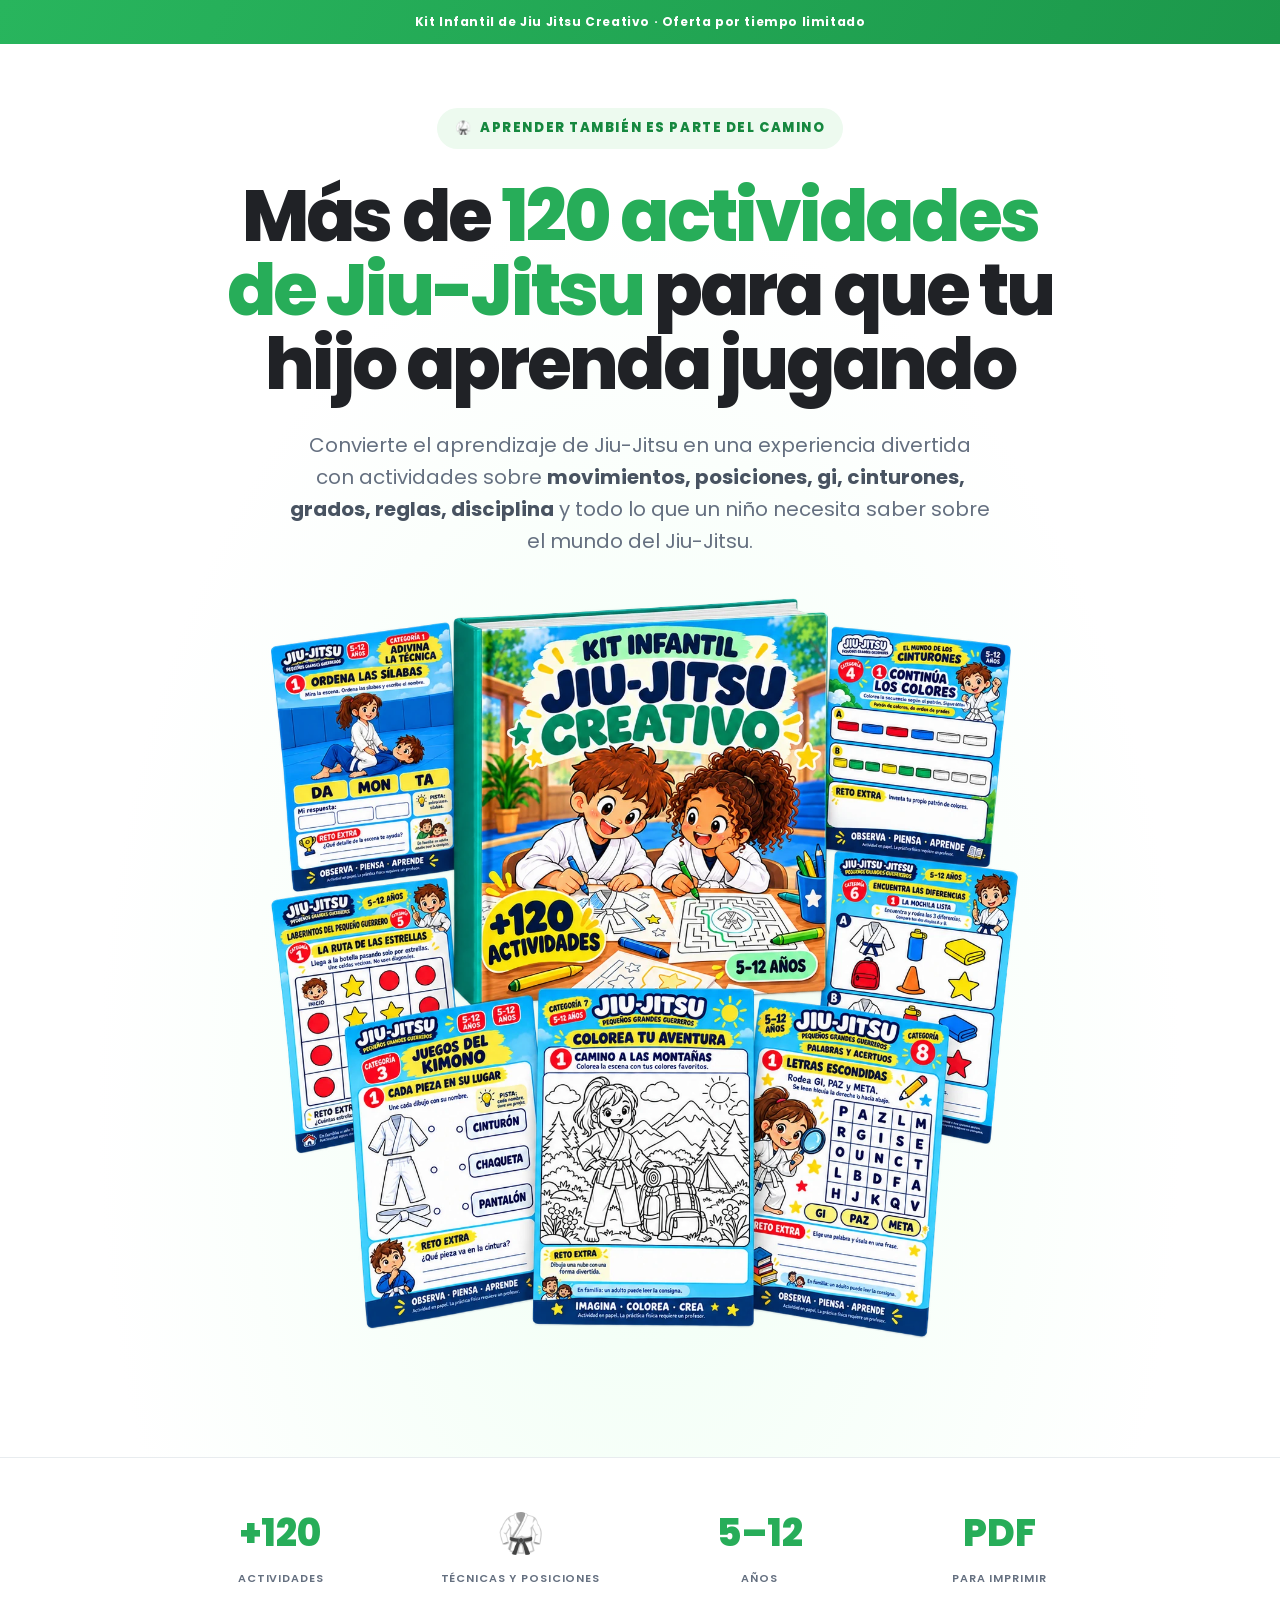
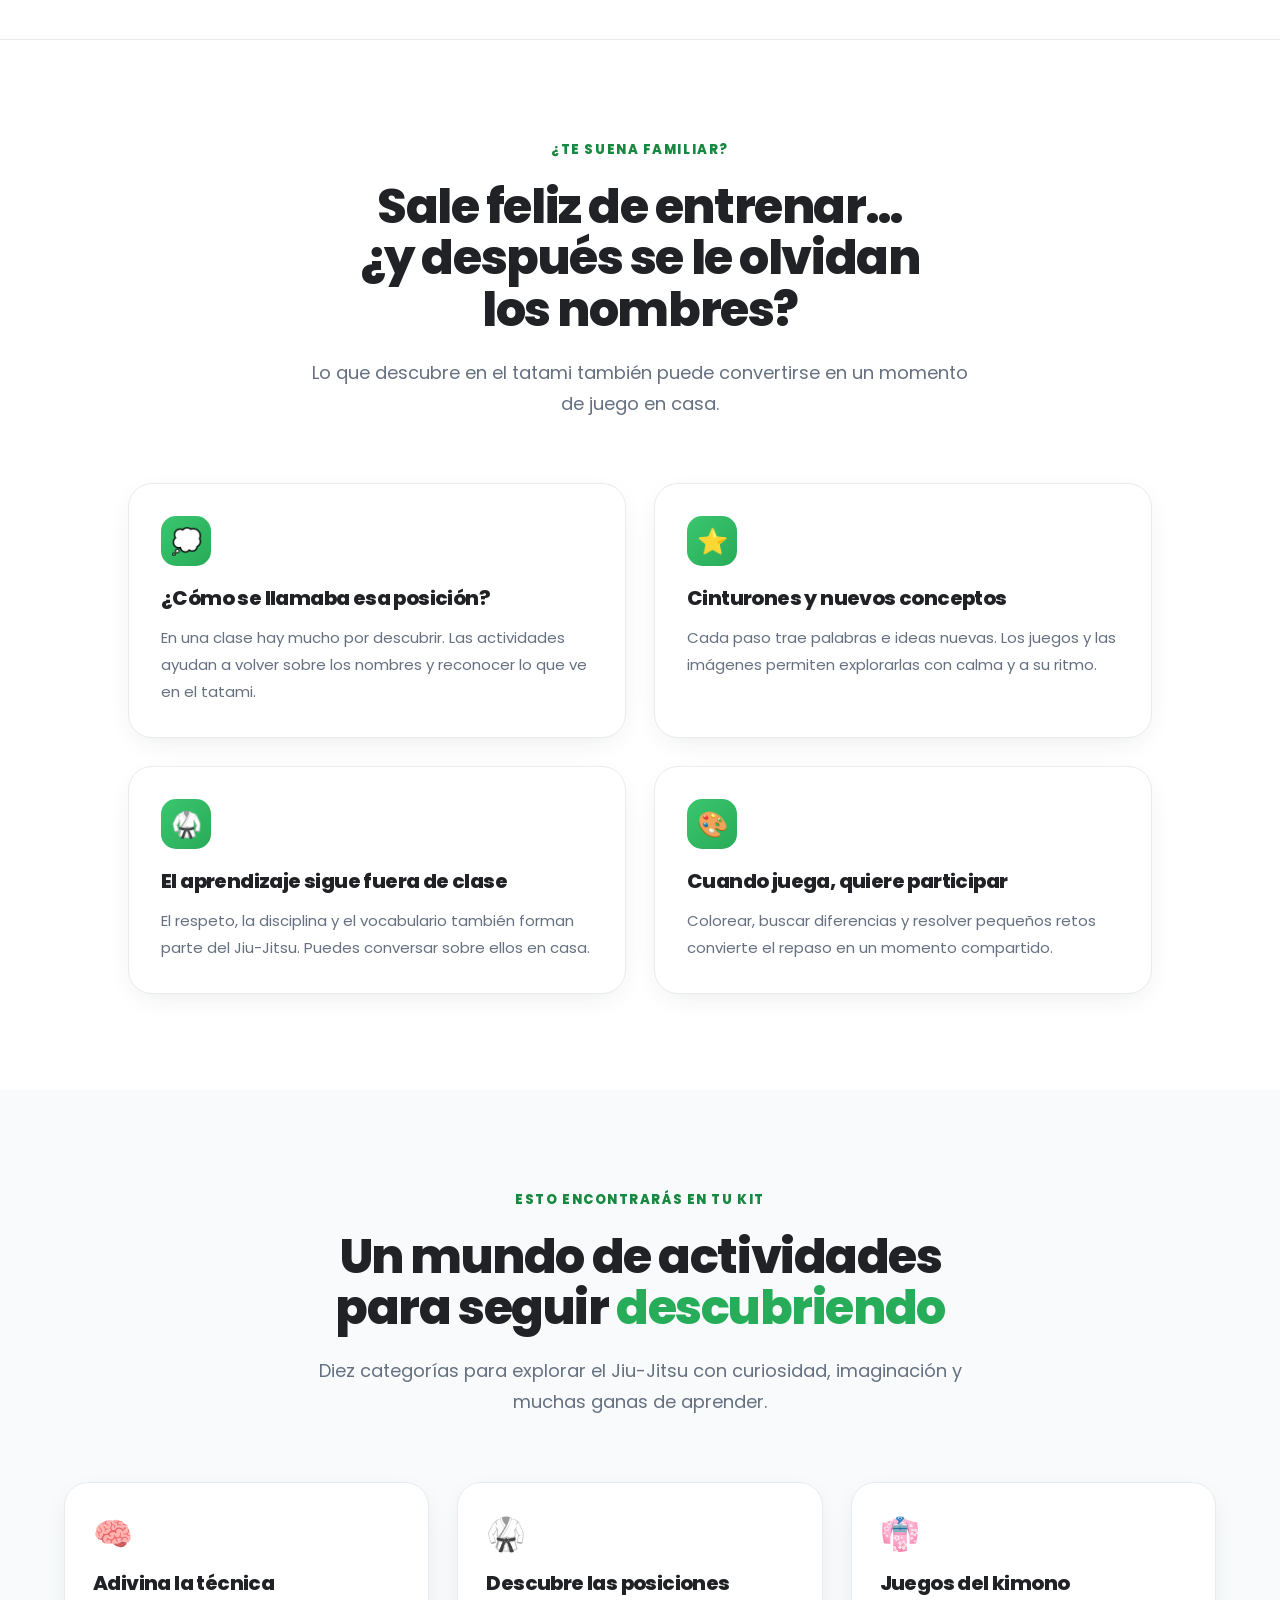
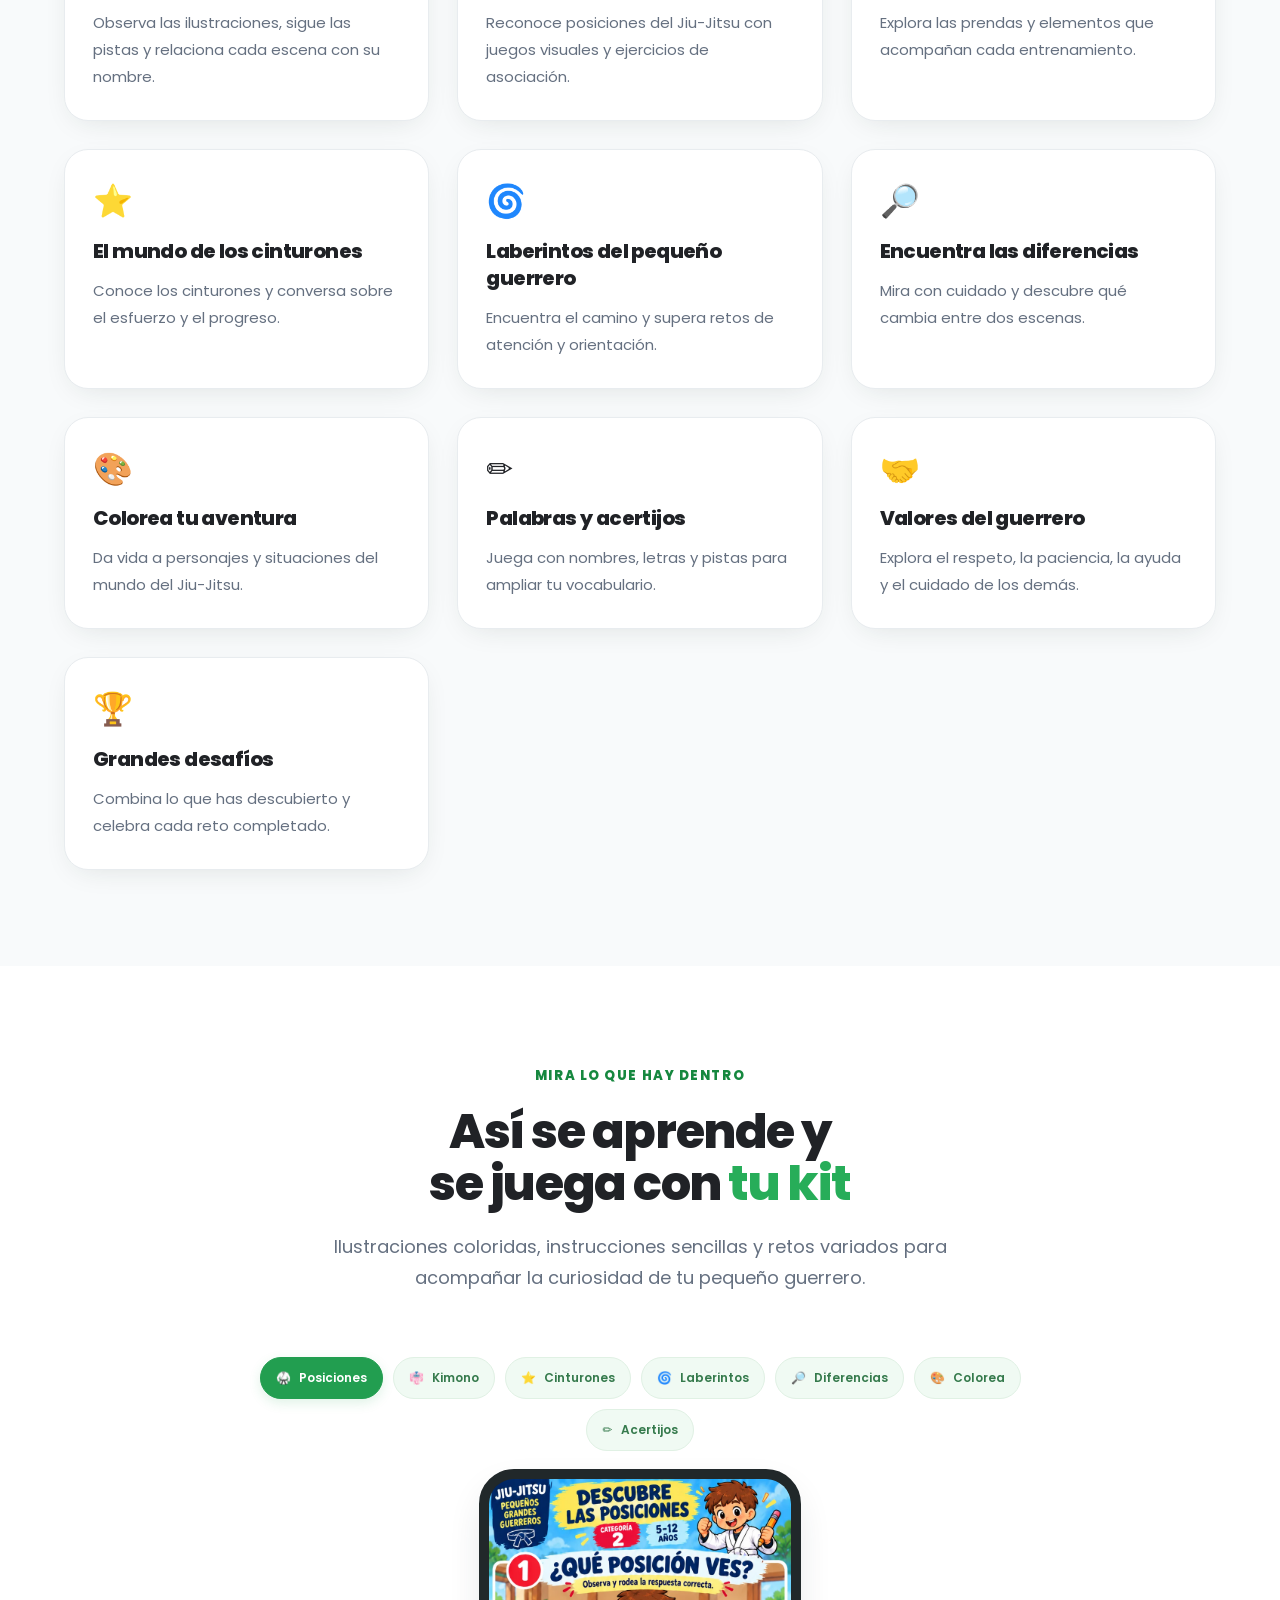
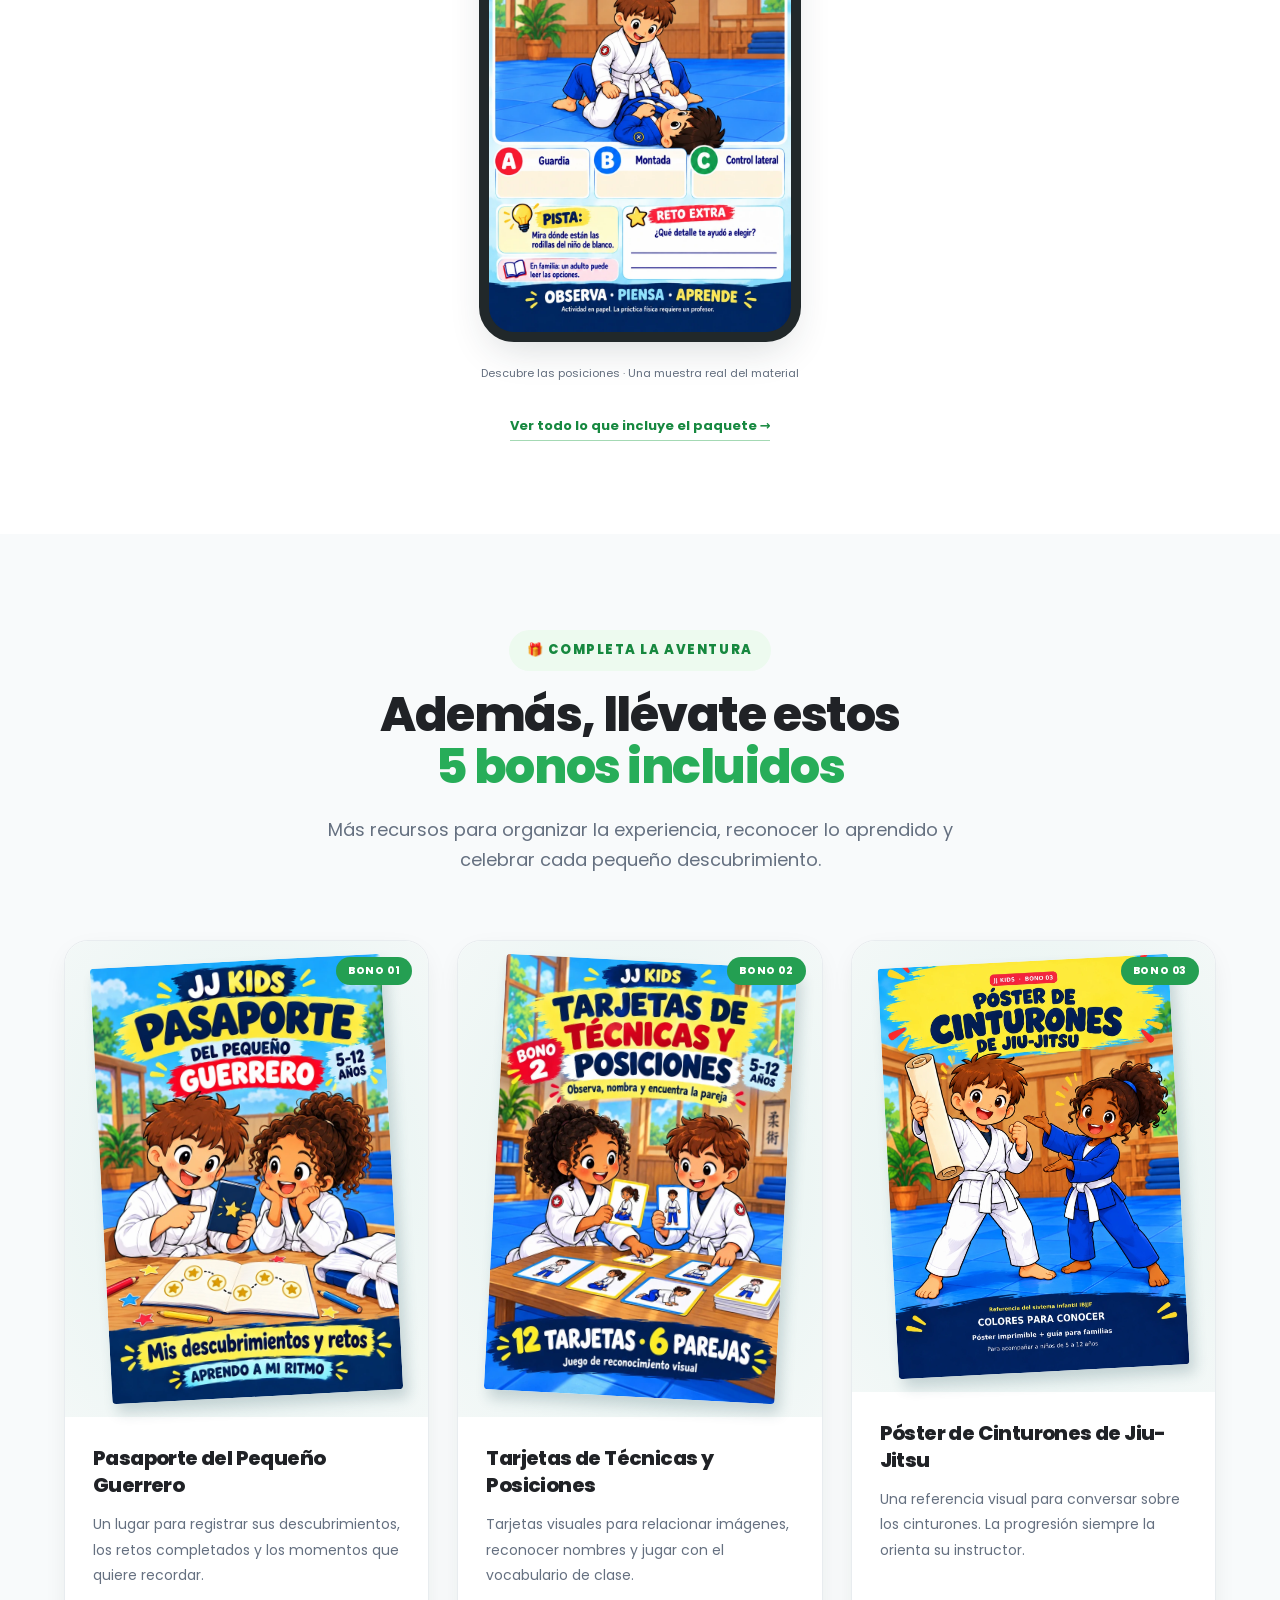
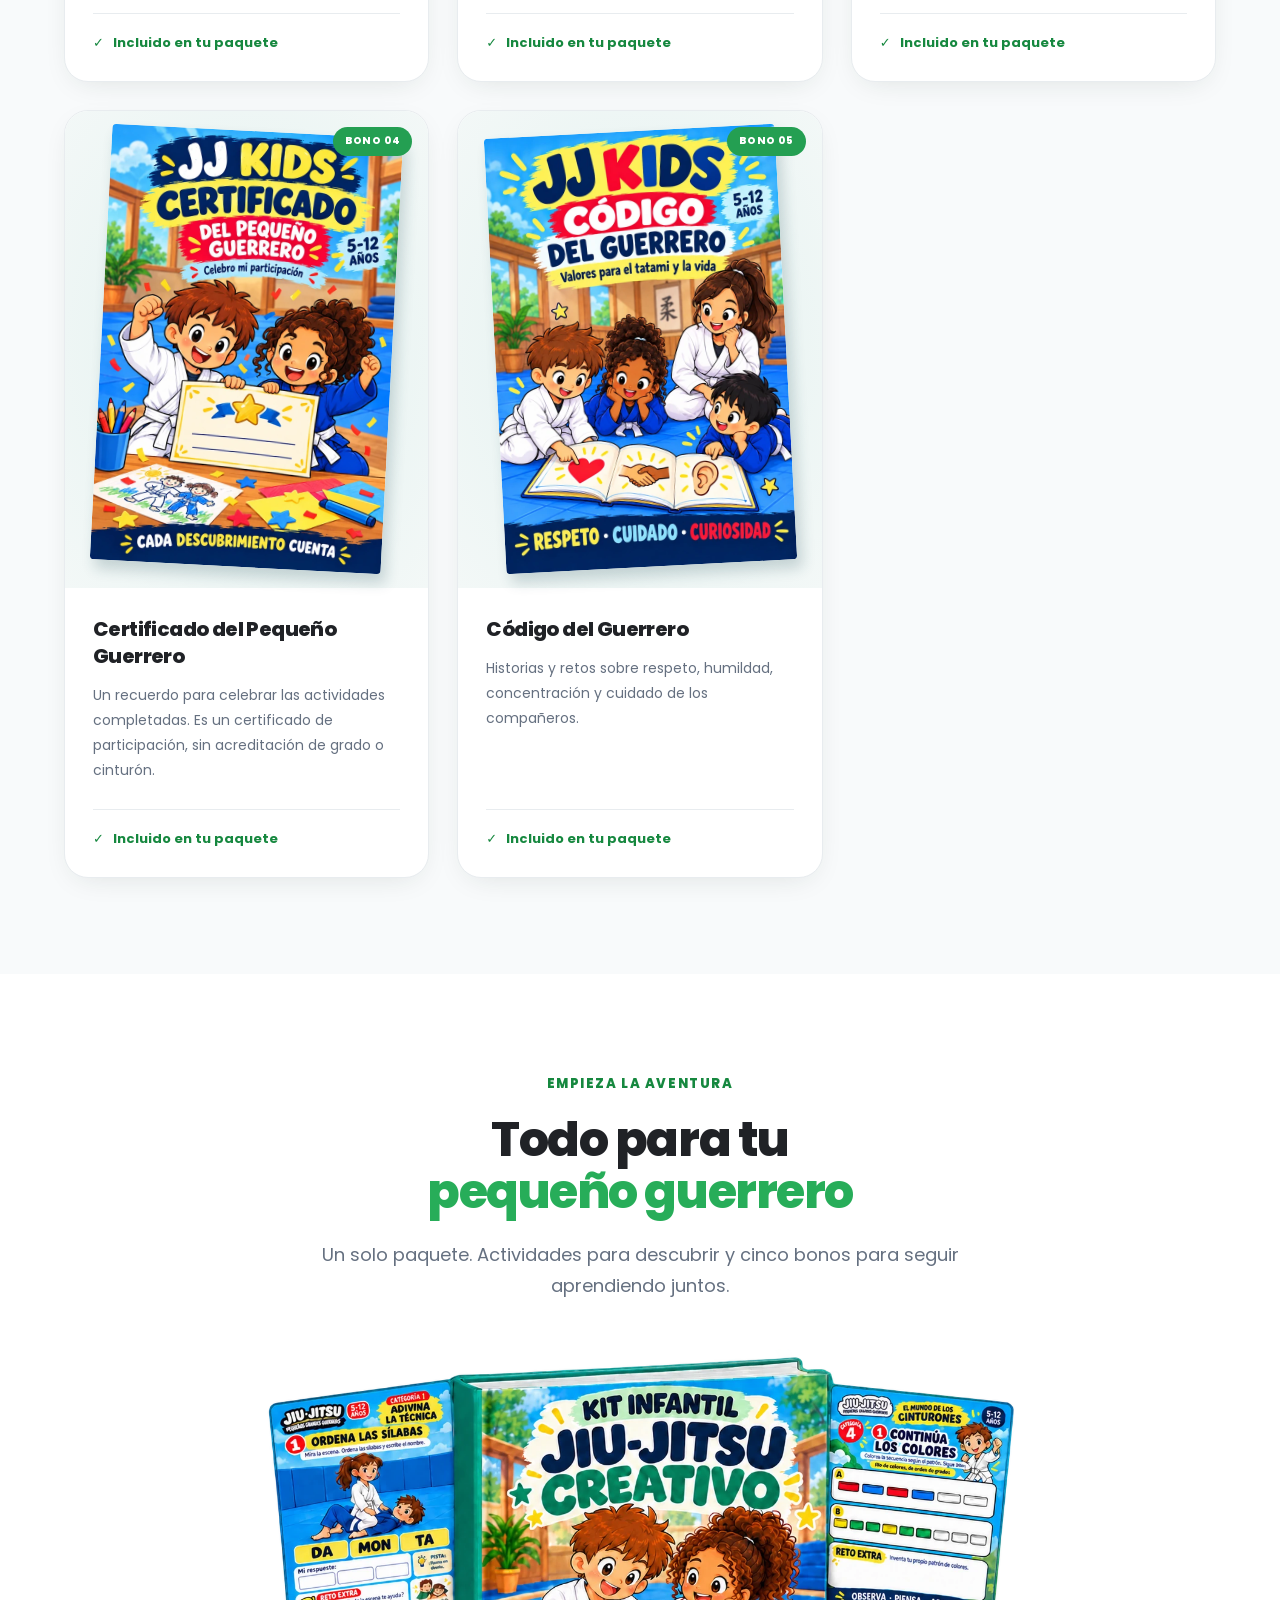
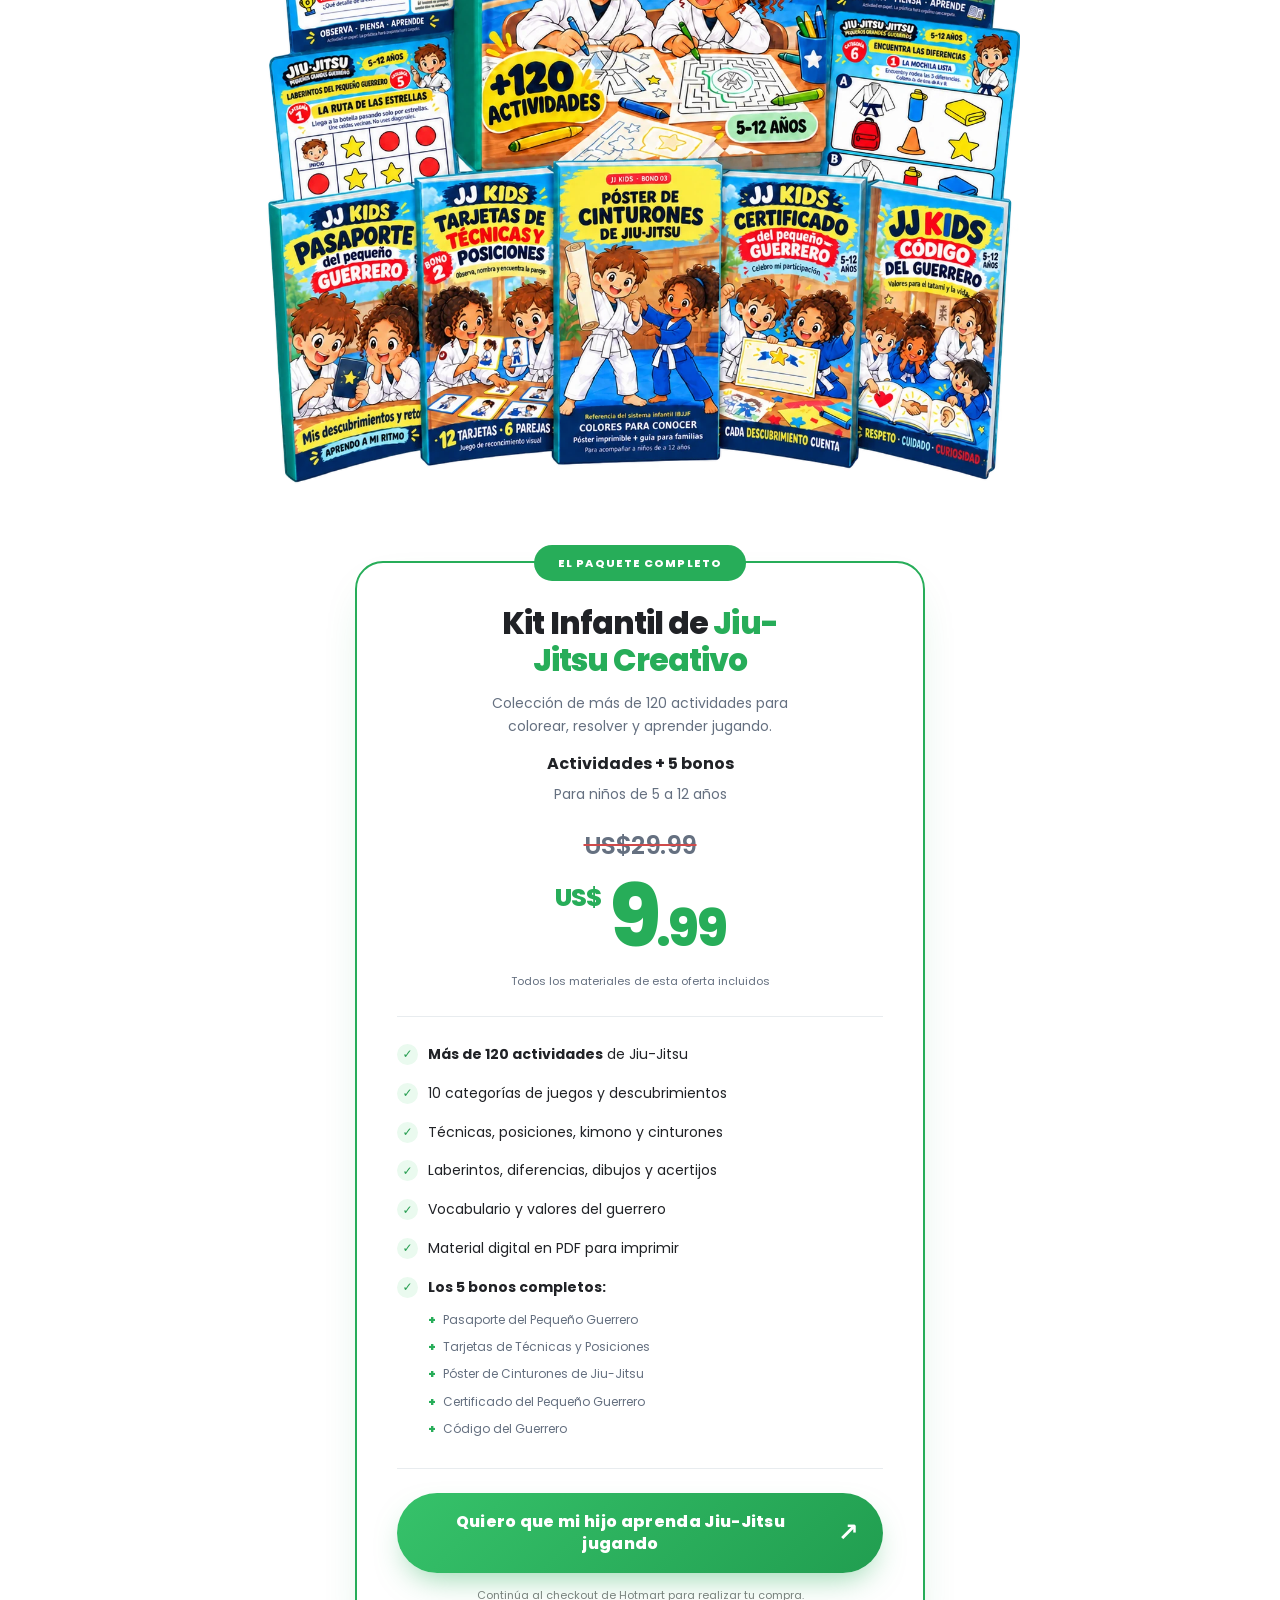
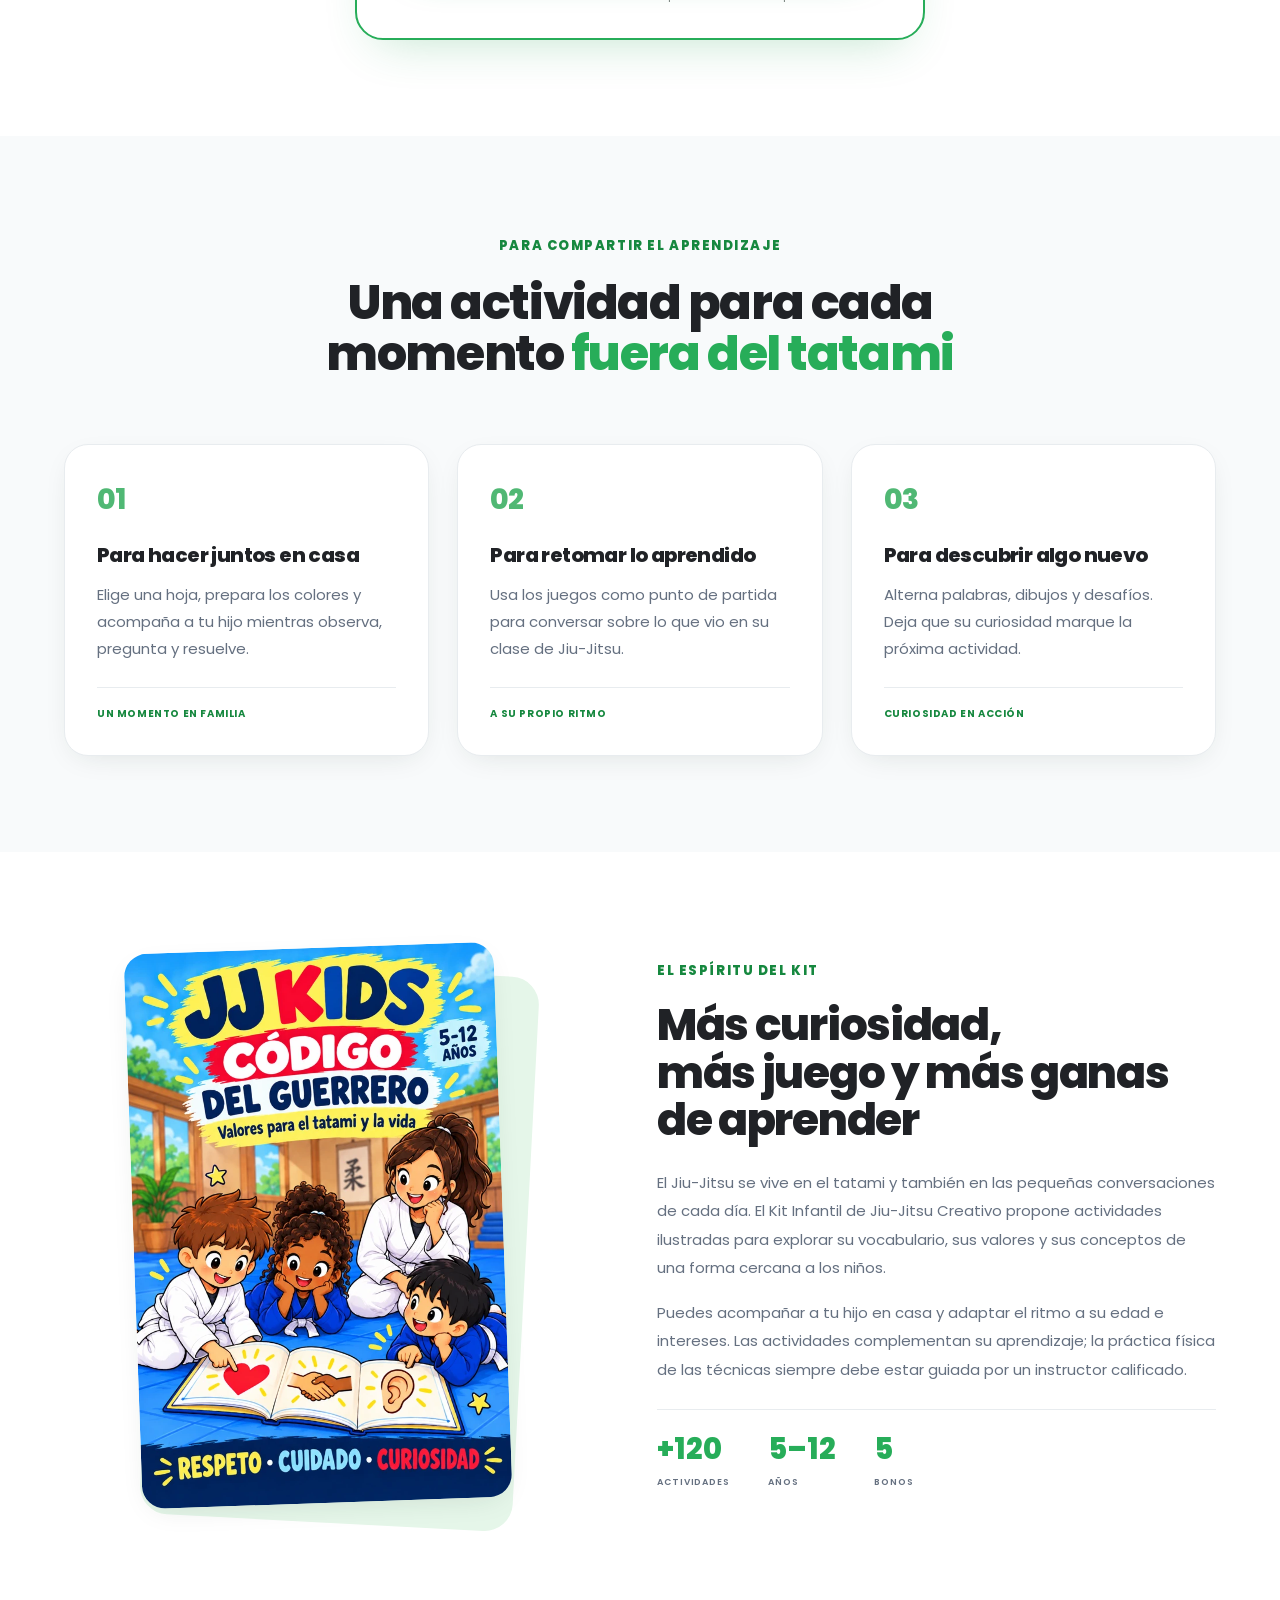
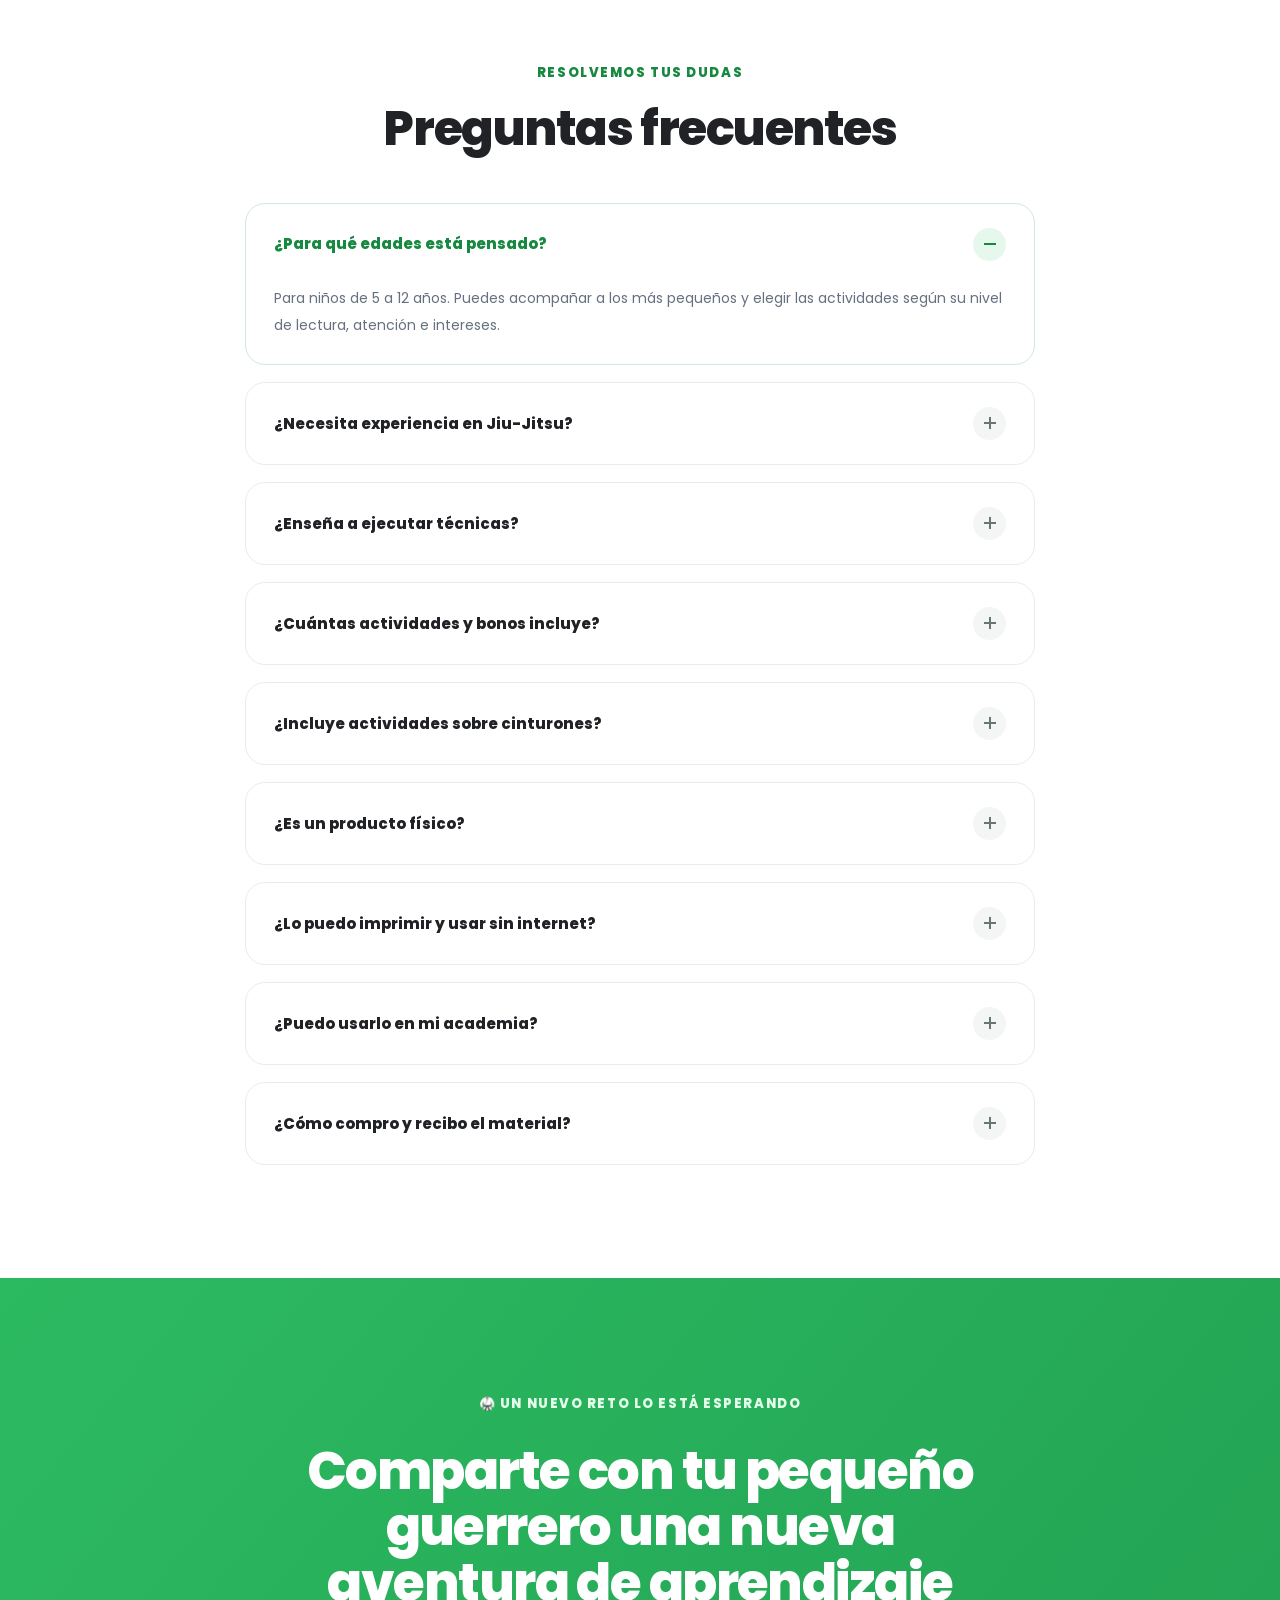
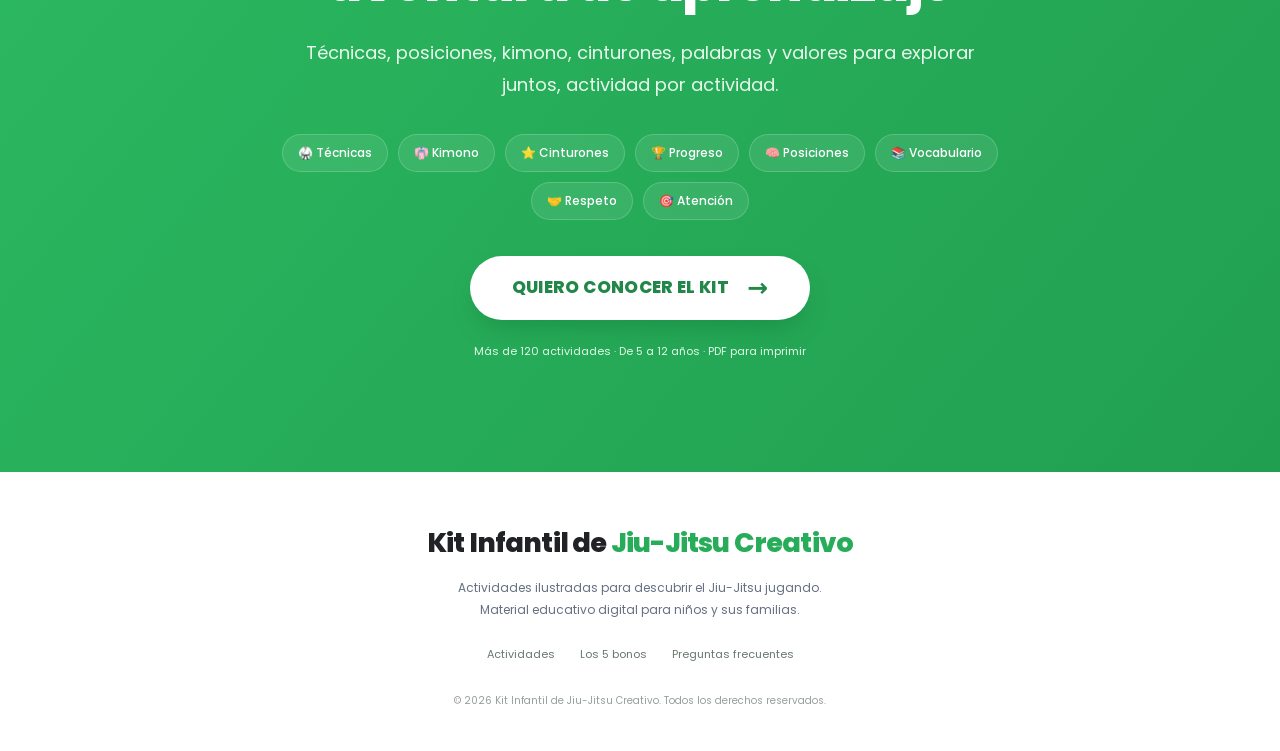
<file: inicio/index.html>
<!doctype html>
<html lang="es-419"><head>
<meta charset="utf-8"><meta name="viewport" content="width=device-width,initial-scale=1">
<title>Kit Infantil de Jiu-Jitsu Creativo | Más de 120 actividades</title>
<meta name="description" content="Kit Infantil de Jiu-Jitsu Creativo. Colección de más de 120 actividades para colorear, resolver y aprender jugando. De 5 a 12 años, con cinco bonos por US$9.99.">
<meta name="theme-color" content="#29ae5b"><meta name="robots" content="noindex,nofollow">
<link rel="icon" href="assets/favicon.svg" type="image/svg+xml"><link rel="stylesheet" href="assets/fonts.css"><link rel="stylesheet" href="styles.css">
<style>
/* Compact comparison price above the current offer. */
.reference-price{margin:22px 0 0;text-align:center;color:var(--muted);line-height:1.4}
.reference-price s{font-size:25px;font-weight:600;letter-spacing:-.02em;text-decoration-line:line-through;text-decoration-color:#cf4b4b;text-decoration-thickness:2px;white-space:nowrap}
.reference-price+.price{margin-top:2px}
</style>
<meta property="og:title" content="Kit Infantil de Jiu-Jitsu Creativo"><meta property="og:description" content="Colección de más de 120 actividades para colorear, resolver y aprender jugando. De 5 a 12 años · 5 bonos incluidos · US$9.99"><meta property="og:type" content="website">
<!-- Meta Pixel: direct installation requested alongside the linked UTMify pixel. -->
<script>
!function(f,b,e,v,n,t,s)
{if(f.fbq)return;n=f.fbq=function(){n.callMethod?
n.callMethod.apply(n,arguments):n.queue.push(arguments)};
if(!f._fbq)f._fbq=n;n.push=n;n.loaded=!0;n.version='2.0';
n.queue=[];t=b.createElement(e);t.async=!0;
t.src=v;s=b.getElementsByTagName(e)[0];
s.parentNode.insertBefore(t,s)}(window,document,'script',
'https://connect.facebook.net/en_US/fbevents.js');
fbq('init', '1260947998848575');
fbq('track', 'PageView');
</script>
<!-- UTMify pixel: preserves the supplied account and vendor-managed events. -->
<script>window.pixelId = "6ace8b89e18e3b60633d7394";</script>
<script src="https://cdn.utmify.com.br/scripts/pixel/pixel.js" async defer></script>
<!-- UTMify campaign parameters: supplier setting prevents additional subid parameters. -->
<script src="https://cdn.utmify.com.br/scripts/utms/latest.js" data-utmify-prevent-subids async defer></script>
</head><body>
<noscript><img height="1" width="1" style="display:none" alt="" src="https://www.facebook.com/tr?id=1260947998848575&amp;ev=PageView&amp;noscript=1"></noscript>
<a class="skip" href="#contenido">Saltar al contenido</a>
<div class="offer-strip">Kit Infantil de Jiu Jitsu Creativo · Oferta por tiempo limitado</div>
<main id="contenido">
<header class="hero" id="inicio"><div class="wrap">
<span class="eyebrow pill"><span aria-hidden="true">🥋</span> APRENDER TAMBIÉN ES PARTE DEL CAMINO</span>
<h1>Más de <span>120 actividades de Jiu-Jitsu</span> para que tu hijo aprenda jugando</h1>
<p class="hero-intro">Convierte el aprendizaje de Jiu-Jitsu en una experiencia divertida con actividades sobre <strong>movimientos, posiciones, gi, cinturones, grados, reglas, disciplina</strong> y todo lo que un niño necesita saber sobre el mundo del Jiu-Jitsu.</p>
<figure class="hero-mockup"><img src="assets/kit-mockup.webp" width="1254" height="1254" alt="Kit Infantil de Jiu-Jitsu Creativo con su portada y muestras de actividades" fetchpriority="high" decoding="async"></figure>
</div></header>
<section class="stats" aria-label="Kit Infantil de Jiu-Jitsu Creativo en cuatro datos"><div class="wrap stats-grid"><div><strong>+120</strong><span>ACTIVIDADES</span></div><div><strong aria-hidden="true">🥋</strong><span>TÉCNICAS Y POSICIONES</span></div><div><strong>5–12</strong><span>AÑOS</span></div><div><strong>PDF</strong><span>PARA IMPRIMIR</span></div></div></section>
<section class="section" id="por-que"><div class="wrap narrow"><div class="section-head"><span class="eyebrow">¿TE SUENA FAMILIAR?</span><h2>Sale feliz de entrenar…<br>¿y después se le olvidan<br class="desktop-break"> los nombres?</h2><p>Lo que descubre en el tatami también puede convertirse en un momento de juego en casa.</p></div>
<div class="grid pain-grid"><article class="card"><div class="icon" aria-hidden="true">💭</div><h3>¿Cómo se llamaba esa posición?</h3><p>En una clase hay mucho por descubrir. Las actividades ayudan a volver sobre los nombres y reconocer lo que ve en el tatami.</p></article><article class="card"><div class="icon" aria-hidden="true">⭐</div><h3>Cinturones y nuevos conceptos</h3><p>Cada paso trae palabras e ideas nuevas. Los juegos y las imágenes permiten explorarlas con calma y a su ritmo.</p></article><article class="card"><div class="icon" aria-hidden="true">🥋</div><h3>El aprendizaje sigue fuera de clase</h3><p>El respeto, la disciplina y el vocabulario también forman parte del Jiu-Jitsu. Puedes conversar sobre ellos en casa.</p></article><article class="card"><div class="icon" aria-hidden="true">🎨</div><h3>Cuando juega, quiere participar</h3><p>Colorear, buscar diferencias y resolver pequeños retos convierte el repaso en un momento compartido.</p></article></div></div></section>
<section class="section soft" id="actividades"><div class="wrap"><div class="section-head"><span class="eyebrow">ESTO ENCONTRARÁS EN TU KIT</span><h2>Un mundo de actividades para seguir <span class="green">descubriendo</span></h2><p>Diez categorías para explorar el Jiu-Jitsu con curiosidad, imaginación y muchas ganas de aprender.</p></div><div class="grid topics-grid"><article class="card topic"><div class="topic-icon" aria-hidden="true">🧠</div><h3>Adivina la técnica</h3><p>Observa las ilustraciones, sigue las pistas y relaciona cada escena con su nombre.</p></article><article class="card topic"><div class="topic-icon" aria-hidden="true">🥋</div><h3>Descubre las posiciones</h3><p>Reconoce posiciones del Jiu-Jitsu con juegos visuales y ejercicios de asociación.</p></article><article class="card topic"><div class="topic-icon" aria-hidden="true">👘</div><h3>Juegos del kimono</h3><p>Explora las prendas y elementos que acompañan cada entrenamiento.</p></article><article class="card topic"><div class="topic-icon" aria-hidden="true">⭐</div><h3>El mundo de los cinturones</h3><p>Conoce los cinturones y conversa sobre el esfuerzo y el progreso.</p></article><article class="card topic"><div class="topic-icon" aria-hidden="true">🌀</div><h3>Laberintos del pequeño guerrero</h3><p>Encuentra el camino y supera retos de atención y orientación.</p></article><article class="card topic"><div class="topic-icon" aria-hidden="true">🔎</div><h3>Encuentra las diferencias</h3><p>Mira con cuidado y descubre qué cambia entre dos escenas.</p></article><article class="card topic"><div class="topic-icon" aria-hidden="true">🎨</div><h3>Colorea tu aventura</h3><p>Da vida a personajes y situaciones del mundo del Jiu-Jitsu.</p></article><article class="card topic"><div class="topic-icon" aria-hidden="true">✏️</div><h3>Palabras y acertijos</h3><p>Juega con nombres, letras y pistas para ampliar tu vocabulario.</p></article><article class="card topic"><div class="topic-icon" aria-hidden="true">🤝</div><h3>Valores del guerrero</h3><p>Explora el respeto, la paciencia, la ayuda y el cuidado de los demás.</p></article><article class="card topic"><div class="topic-icon" aria-hidden="true">🏆</div><h3>Grandes desafíos</h3><p>Combina lo que has descubierto y celebra cada reto completado.</p></article></div></div></section>
<section class="section samples" id="muestras"><div class="wrap"><div class="section-head"><span class="eyebrow">MIRA LO QUE HAY DENTRO</span><h2 id="sample-heading">Así se aprende y se juega con <span class="green">tu kit</span></h2><p>Ilustraciones coloridas, instrucciones sencillas y retos variados para acompañar la curiosidad de tu pequeño guerrero.</p></div><div class="sample-gallery" id="sample-gallery" role="region" aria-roledescription="carrusel" aria-labelledby="sample-heading"><div class="sample-tabs" role="group" aria-label="Elige una muestra"><button type="button" class="sample-tab active" data-sample="02" aria-pressed="true" aria-controls="sample-image"><span aria-hidden="true">🥋</span> Posiciones</button><button type="button" class="sample-tab " data-sample="03" aria-pressed="false" aria-controls="sample-image"><span aria-hidden="true">👘</span> Kimono</button><button type="button" class="sample-tab " data-sample="04" aria-pressed="false" aria-controls="sample-image"><span aria-hidden="true">⭐</span> Cinturones</button><button type="button" class="sample-tab " data-sample="05" aria-pressed="false" aria-controls="sample-image"><span aria-hidden="true">🌀</span> Laberintos</button><button type="button" class="sample-tab " data-sample="06" aria-pressed="false" aria-controls="sample-image"><span aria-hidden="true">🔎</span> Diferencias</button><button type="button" class="sample-tab " data-sample="07" aria-pressed="false" aria-controls="sample-image"><span aria-hidden="true">🎨</span> Colorea</button><button type="button" class="sample-tab " data-sample="08" aria-pressed="false" aria-controls="sample-image"><span aria-hidden="true">✏️</span> Acertijos</button></div><figure class="sample-figure"><div class="sample-frame"><img id="sample-image" src="assets/actividad-02.webp" alt="Descubre las posiciones: muestra real de una actividad" width="800" height="1200" loading="lazy"></div><figcaption id="sample-caption" aria-live="off" aria-atomic="true">Descubre las posiciones · Una muestra real del material</figcaption></figure></div><a class="text-link" href="#planes">Ver todo lo que incluye el paquete <span aria-hidden="true">→</span></a></div></section>
<section class="section soft" id="bonos"><div class="wrap"><div class="section-head"><span class="eyebrow pill">🎁 COMPLETA LA AVENTURA</span><h2>Además, llévate estos <span class="green">5 bonos incluidos</span></h2><p>Más recursos para organizar la experiencia, reconocer lo aprendido y celebrar cada pequeño descubrimiento.</p></div><div class="grid bonus-grid"><article class="bonus-card"><div class="bonus-art"><span class="bonus-pill">BONO 01</span><img src="assets/bono-01.webp" alt="Portada de Pasaporte del Pequeño Guerrero" width="640" height="960" loading="lazy"></div><div class="bonus-copy"><h3>Pasaporte del Pequeño Guerrero</h3><p>Un lugar para registrar sus descubrimientos, los retos completados y los momentos que quiere recordar.</p><div class="included"><span aria-hidden="true">✓</span> Incluido en tu paquete</div></div></article><article class="bonus-card"><div class="bonus-art"><span class="bonus-pill">BONO 02</span><img src="assets/bono-02.webp" alt="Portada de Tarjetas de Técnicas y Posiciones" width="640" height="960" loading="lazy"></div><div class="bonus-copy"><h3>Tarjetas de Técnicas y Posiciones</h3><p>Tarjetas visuales para relacionar imágenes, reconocer nombres y jugar con el vocabulario de clase.</p><div class="included"><span aria-hidden="true">✓</span> Incluido en tu paquete</div></div></article><article class="bonus-card"><div class="bonus-art"><span class="bonus-pill">BONO 03</span><img src="assets/bono-03.webp" alt="Portada de Póster de Cinturones de Jiu-Jitsu" width="1055" height="1491" loading="lazy"></div><div class="bonus-copy"><h3>Póster de Cinturones de Jiu-Jitsu</h3><p>Una referencia visual para conversar sobre los cinturones. La progresión siempre la orienta su instructor.</p><div class="included"><span aria-hidden="true">✓</span> Incluido en tu paquete</div></div></article><article class="bonus-card"><div class="bonus-art"><span class="bonus-pill">BONO 04</span><img src="assets/bono-04.webp" alt="Portada de Certificado del Pequeño Guerrero" width="640" height="960" loading="lazy"></div><div class="bonus-copy"><h3>Certificado del Pequeño Guerrero</h3><p>Un recuerdo para celebrar las actividades completadas. Es un certificado de participación, sin acreditación de grado o cinturón.</p><div class="included"><span aria-hidden="true">✓</span> Incluido en tu paquete</div></div></article><article class="bonus-card"><div class="bonus-art"><span class="bonus-pill">BONO 05</span><img src="assets/bono-05.webp" alt="Portada de Código del Guerrero" width="640" height="960" loading="lazy"></div><div class="bonus-copy"><h3>Código del Guerrero</h3><p>Historias y retos sobre respeto, humildad, concentración y cuidado de los compañeros.</p><div class="included"><span aria-hidden="true">✓</span> Incluido en tu paquete</div></div></article></div></div></section>
<section class="section offer-section" id="planes"><div class="wrap"><div class="section-head"><span class="eyebrow">EMPIEZA LA AVENTURA</span><h2>Todo para tu<br><span class="green">pequeño guerrero</span></h2><p>Un solo paquete. Actividades para descubrir y cinco bonos para seguir aprendiendo juntos.</p></div><figure class="offer-mockup"><img src="assets/kit-bonos-mockup.webp" width="1254" height="1254" alt="Paquete completo del Kit Infantil de Jiu-Jitsu Creativo y sus cinco bonos incluidos" loading="lazy" decoding="async"></figure><article class="price-card"><div class="price-banner">EL PAQUETE COMPLETO</div><div class="price-heading"><h3 class="product-title">Kit Infantil de <span>Jiu-Jitsu Creativo</span></h3><p class="offer-summary">Colección de más de 120 actividades para colorear, resolver y aprender jugando.</p><p class="offer-includes">Actividades + 5 bonos</p><p>Para niños de 5 a 12 años</p></div><p class="reference-price"><s>US$29.99</s></p><p class="price"><span class="currency">US$</span>9<span class="cents">.99</span></p><p class="price-detail">Todos los materiales de esta oferta incluidos</p><div class="price-rule"></div><ul class="check-list"><li><strong>Más de 120 actividades</strong> de Jiu-Jitsu</li><li>10 categorías de juegos y descubrimientos</li><li>Técnicas, posiciones, kimono y cinturones</li><li>Laberintos, diferencias, dibujos y acertijos</li><li>Vocabulario y valores del guerrero</li><li>Material digital en PDF para imprimir</li><li><strong>Los 5 bonos completos:</strong><ul><li>Pasaporte del Pequeño Guerrero</li><li>Tarjetas de Técnicas y Posiciones</li><li>Póster de Cinturones de Jiu-Jitsu</li><li>Certificado del Pequeño Guerrero</li><li>Código del Guerrero</li></ul></li></ul><div class="checkout"><a class="cta checkout-link" href="https://pay.hotmart.com/R108017189H?checkoutMode=10">Quiero que mi hijo aprenda Jiu-Jitsu jugando <span aria-hidden="true">↗</span></a><p>Continúa al checkout de Hotmart para realizar tu compra.</p></div></article></div></section>
<section class="section soft" id="momentos"><div class="wrap"><div class="section-head"><span class="eyebrow">PARA COMPARTIR EL APRENDIZAJE</span><h2>Una actividad para cada momento <span class="green">fuera del tatami</span></h2></div><div class="grid moments-grid"><article class="card moment"><div class="moment-number">01</div><h3>Para hacer juntos en casa</h3><p>Elige una hoja, prepara los colores y acompaña a tu hijo mientras observa, pregunta y resuelve.</p><span class="moment-tag">UN MOMENTO EN FAMILIA</span></article><article class="card moment"><div class="moment-number">02</div><h3>Para retomar lo aprendido</h3><p>Usa los juegos como punto de partida para conversar sobre lo que vio en su clase de Jiu-Jitsu.</p><span class="moment-tag">A SU PROPIO RITMO</span></article><article class="card moment"><div class="moment-number">03</div><h3>Para descubrir algo nuevo</h3><p>Alterna palabras, dibujos y desafíos. Deja que su curiosidad marque la próxima actividad.</p><span class="moment-tag">CURIOSIDAD EN ACCIÓN</span></article></div></div></section>
<section class="section" id="espiritu"><div class="wrap about-grid"><div class="about-art"><img src="assets/bono-05.webp" width="640" height="960" loading="lazy" alt="Ilustración del bono Código del Guerrero: niños y su instructora descubren valores en un libro"></div><div class="about-copy"><span class="eyebrow">EL ESPÍRITU DEL KIT</span><h2>Más curiosidad,<br>más juego y más ganas de aprender</h2><p>El Jiu-Jitsu se vive en el tatami y también en las pequeñas conversaciones de cada día. El Kit Infantil de Jiu-Jitsu Creativo propone actividades ilustradas para explorar su vocabulario, sus valores y sus conceptos de una forma cercana a los niños.</p><p>Puedes acompañar a tu hijo en casa y adaptar el ritmo a su edad e intereses. Las actividades complementan su aprendizaje; la práctica física de las técnicas siempre debe estar guiada por un instructor calificado.</p><div class="about-facts"><div><strong>+120</strong><span>ACTIVIDADES</span></div><div><strong>5–12</strong><span>AÑOS</span></div><div><strong>5</strong><span>BONOS</span></div></div></div></div></section>
<section class="section faq-section" id="preguntas"><div class="wrap faq"><div class="section-head"><span class="eyebrow">RESOLVEMOS TUS DUDAS</span><h2>Preguntas frecuentes</h2></div><details name="jj-faq" open><summary>¿Para qué edades está pensado?<span class="faq-sign" aria-hidden="true"></span></summary><div class="faq-answer"><p>Para niños de 5 a 12 años. Puedes acompañar a los más pequeños y elegir las actividades según su nivel de lectura, atención e intereses.</p></div></details><details name="jj-faq" ><summary>¿Necesita experiencia en Jiu-Jitsu?<span class="faq-sign" aria-hidden="true"></span></summary><div class="faq-answer"><p>Las actividades permiten descubrir y repasar conceptos. Un adulto puede acompañarlo cuando aparezcan palabras nuevas y ayudarlo a relacionarlas con lo que ve en clase.</p></div></details><details name="jj-faq" ><summary>¿Enseña a ejecutar técnicas?<span class="faq-sign" aria-hidden="true"></span></summary><div class="faq-answer"><p>Son actividades educativas de reconocimiento, vocabulario y juego en papel. La ejecución de técnicas debe aprenderse y practicarse con un instructor calificado, en un entorno adecuado.</p></div></details><details name="jj-faq" ><summary>¿Cuántas actividades y bonos incluye?<span class="faq-sign" aria-hidden="true"></span></summary><div class="faq-answer"><p>El paquete reúne más de 120 actividades y los cinco bonos presentados en esta página. Todo forma parte de la misma oferta de US$9.99.</p></div></details><details name="jj-faq" ><summary>¿Incluye actividades sobre cinturones?<span class="faq-sign" aria-hidden="true"></span></summary><div class="faq-answer"><p>Sí. Incluye juegos sobre cinturones y progreso, además del póster de regalo. Consulta a su instructor para relacionar el material con el sistema y los criterios de su academia.</p></div></details><details name="jj-faq" ><summary>¿Es un producto físico?<span class="faq-sign" aria-hidden="true"></span></summary><div class="faq-answer"><p>Es material digital en PDF para descargar e imprimir. No se envía un libro impreso, materiales de dibujo ni otros objetos físicos.</p></div></details><details name="jj-faq" ><summary>¿Lo puedo imprimir y usar sin internet?<span class="faq-sign" aria-hidden="true"></span></summary><div class="faq-answer"><p>Sí. Necesitas conexión para descargar los archivos; después puedes abrirlos o imprimirlos sin conexión. Prepara hojas y colores para disfrutar las actividades.</p></div></details><details name="jj-faq" ><summary>¿Puedo usarlo en mi academia?<span class="faq-sign" aria-hidden="true"></span></summary><div class="faq-answer"><p>El material puede servir como recurso educativo complementario. Las condiciones de licencia para grupos y academias aún están pendientes de definir en esta vista previa.</p></div></details><details name="jj-faq" ><summary>¿Cómo compro y recibo el material?<span class="faq-sign" aria-hidden="true"></span></summary><div class="faq-answer"><p>Haz clic en el botón de compra para ir al checkout de Hotmart. Allí podrás revisar los detalles de pago y seguir las instrucciones para acceder al material digital.</p></div></details></div></section>
<section class="closing"><div class="wrap"><span class="eyebrow">🥋 UN NUEVO RETO LO ESTÁ ESPERANDO</span><h2>Comparte con tu pequeño guerrero una nueva aventura de aprendizaje</h2><p>Técnicas, posiciones, kimono, cinturones, palabras y valores para explorar juntos, actividad por actividad.</p><div class="closing-chips"><span>🥋 Técnicas</span><span>👘 Kimono</span><span>⭐ Cinturones</span><span>🏆 Progreso</span><span>🧠 Posiciones</span><span>📚 Vocabulario</span><span>🤝 Respeto</span><span>🎯 Atención</span></div><a class="cta light-cta" href="#planes">QUIERO CONOCER EL KIT <span aria-hidden="true">→</span></a><small>Más de 120 actividades · De 5 a 12 años · PDF para imprimir</small></div></section>
</main><footer><a class="logo product-logo" href="#inicio" aria-label="Kit Infantil de Jiu-Jitsu Creativo, volver al inicio">Kit Infantil de <span>Jiu-Jitsu Creativo</span></a><p>Actividades ilustradas para descubrir el Jiu-Jitsu jugando.<br>Material educativo digital para niños y sus familias.</p><nav aria-label="Enlaces del pie"><a href="#actividades">Actividades</a><a href="#bonos">Los 5 bonos</a><a href="#preguntas">Preguntas frecuentes</a></nav><small>© 2026 Kit Infantil de Jiu-Jitsu Creativo. Todos los derechos reservados.</small></footer>

<script src="app.js" defer></script></body></html>
</file>
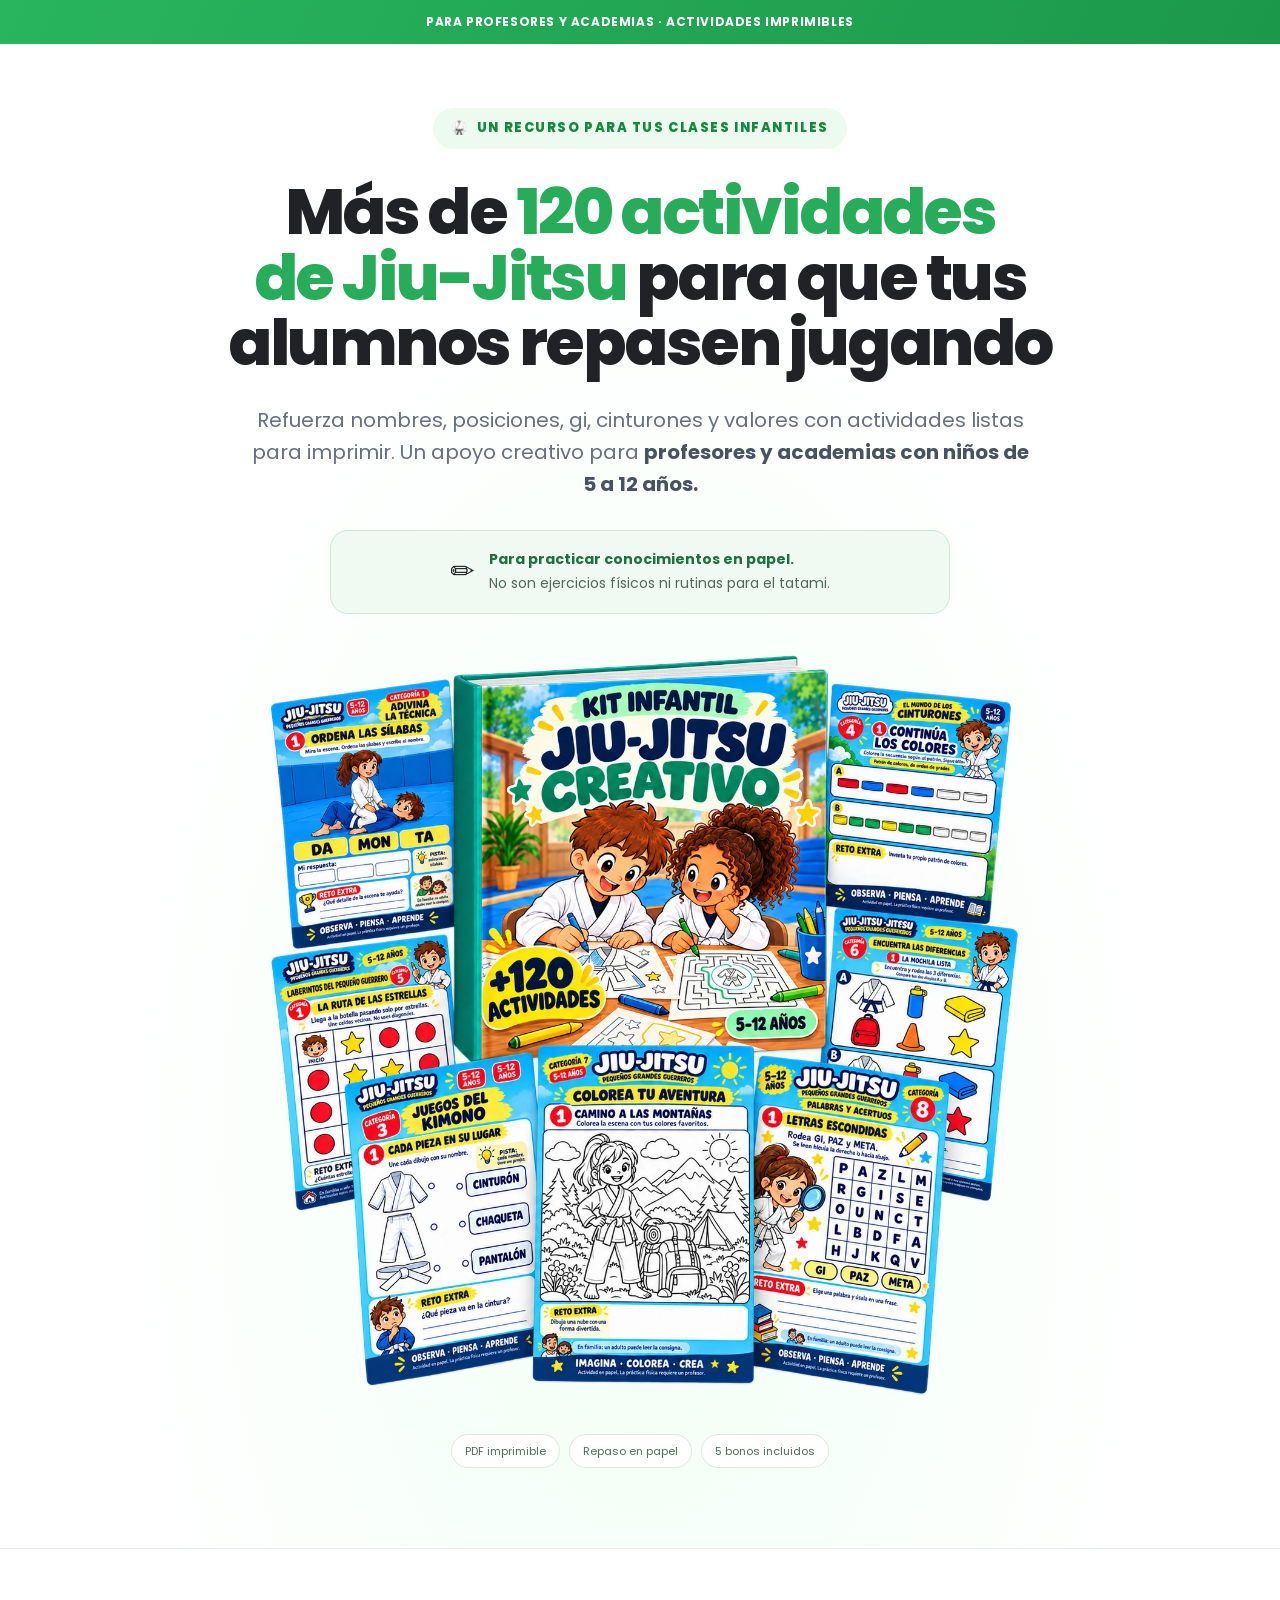
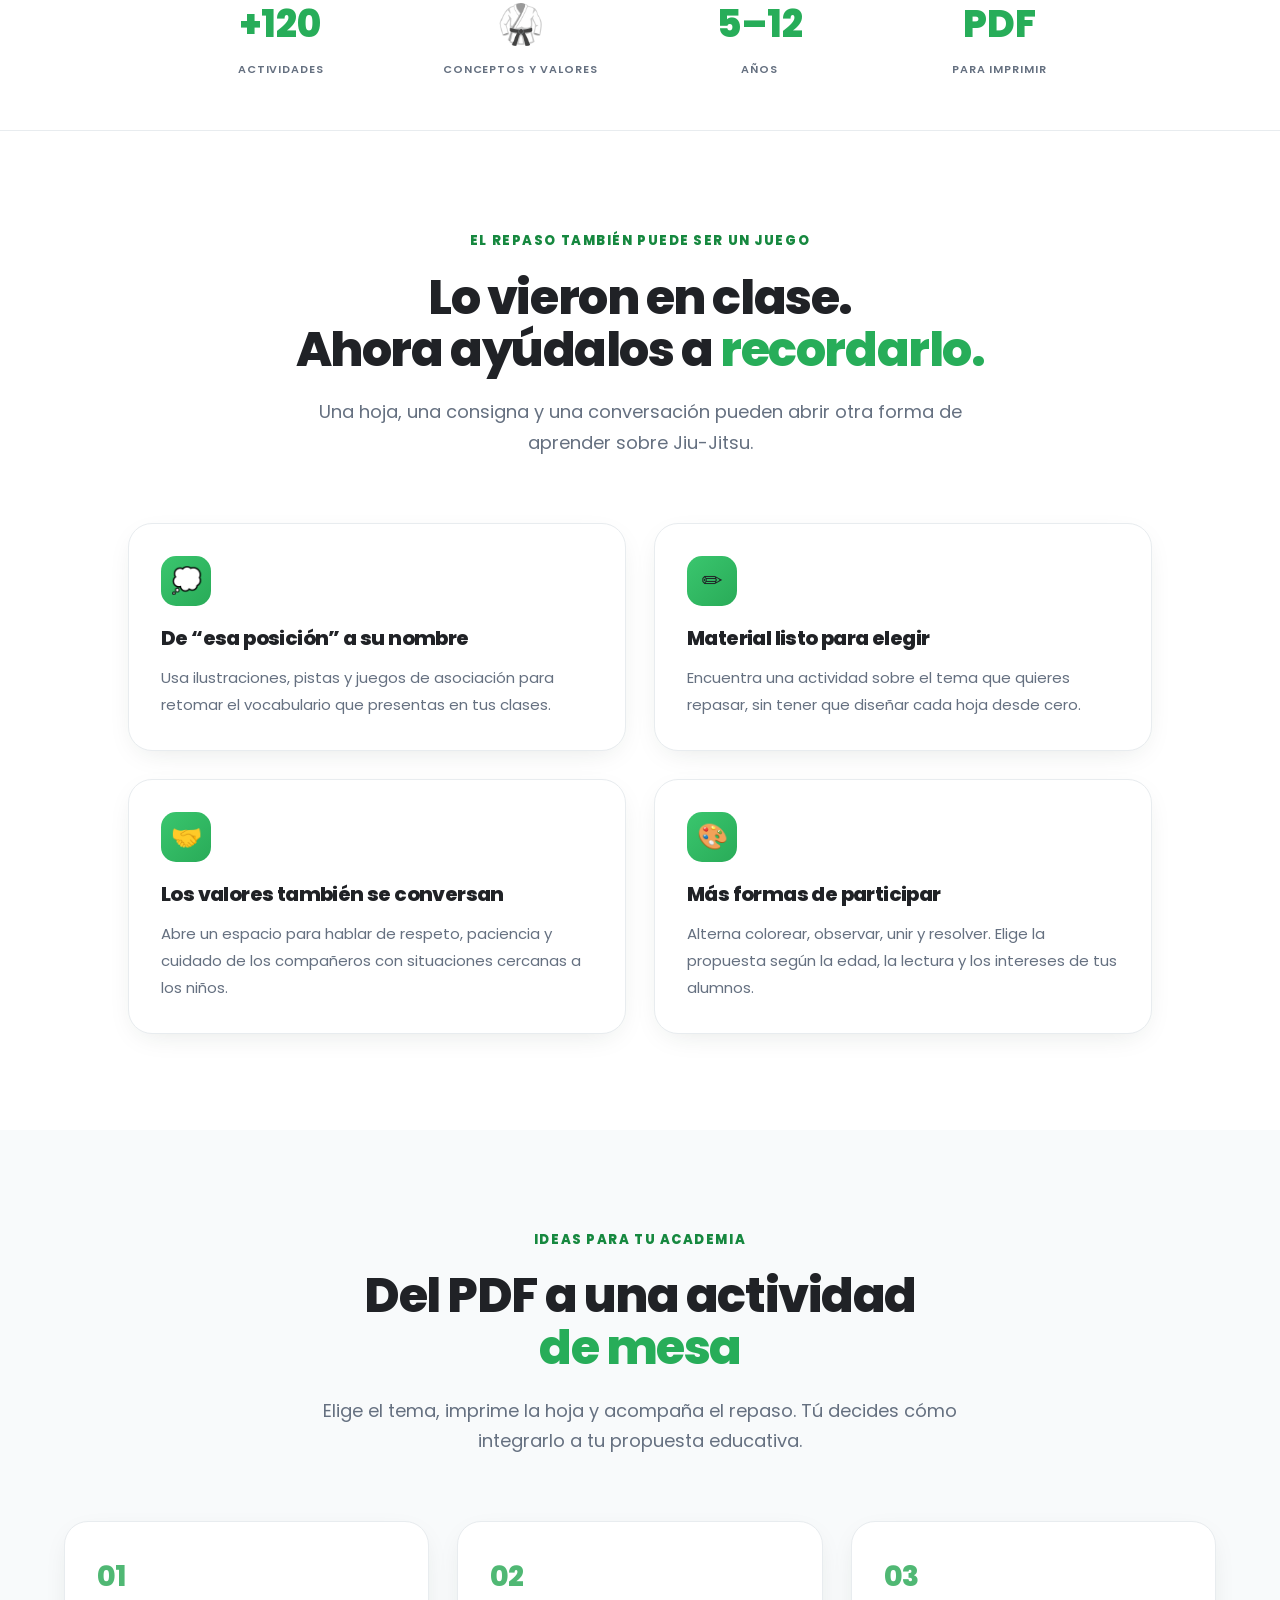
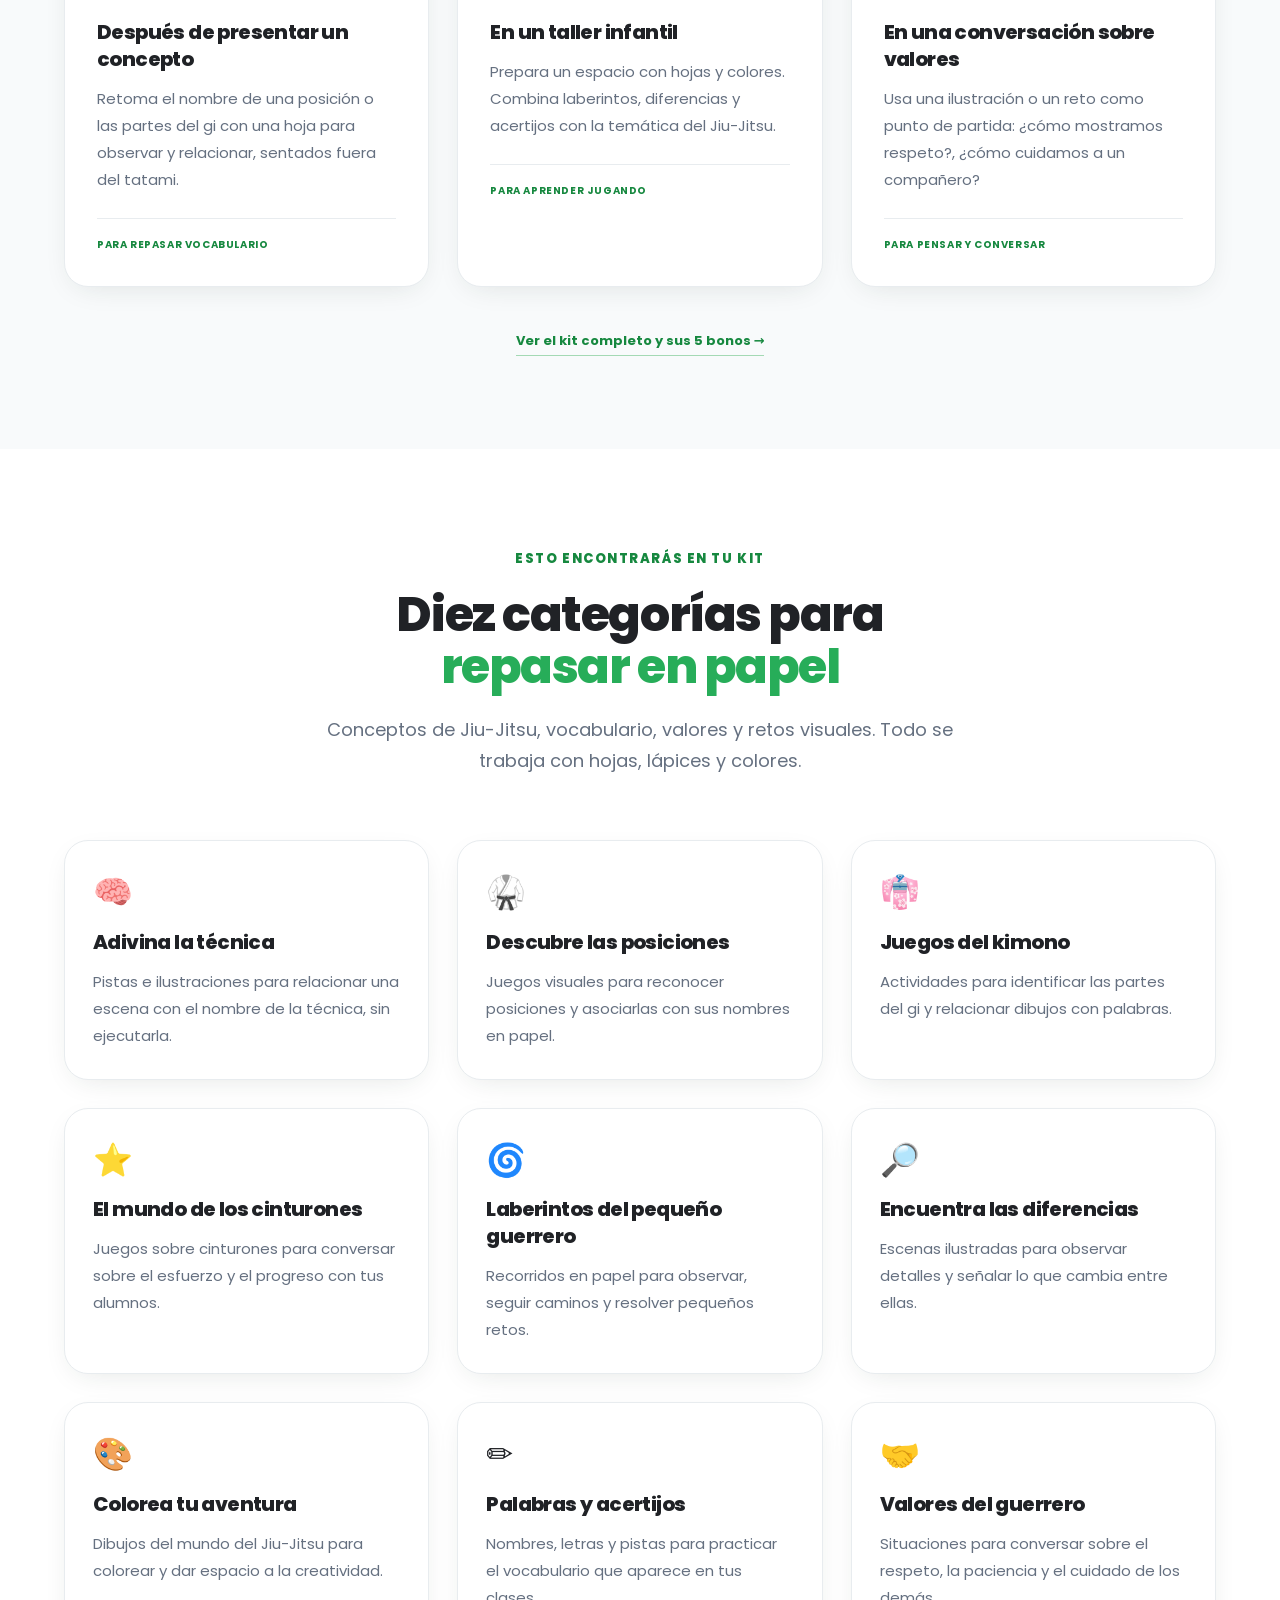
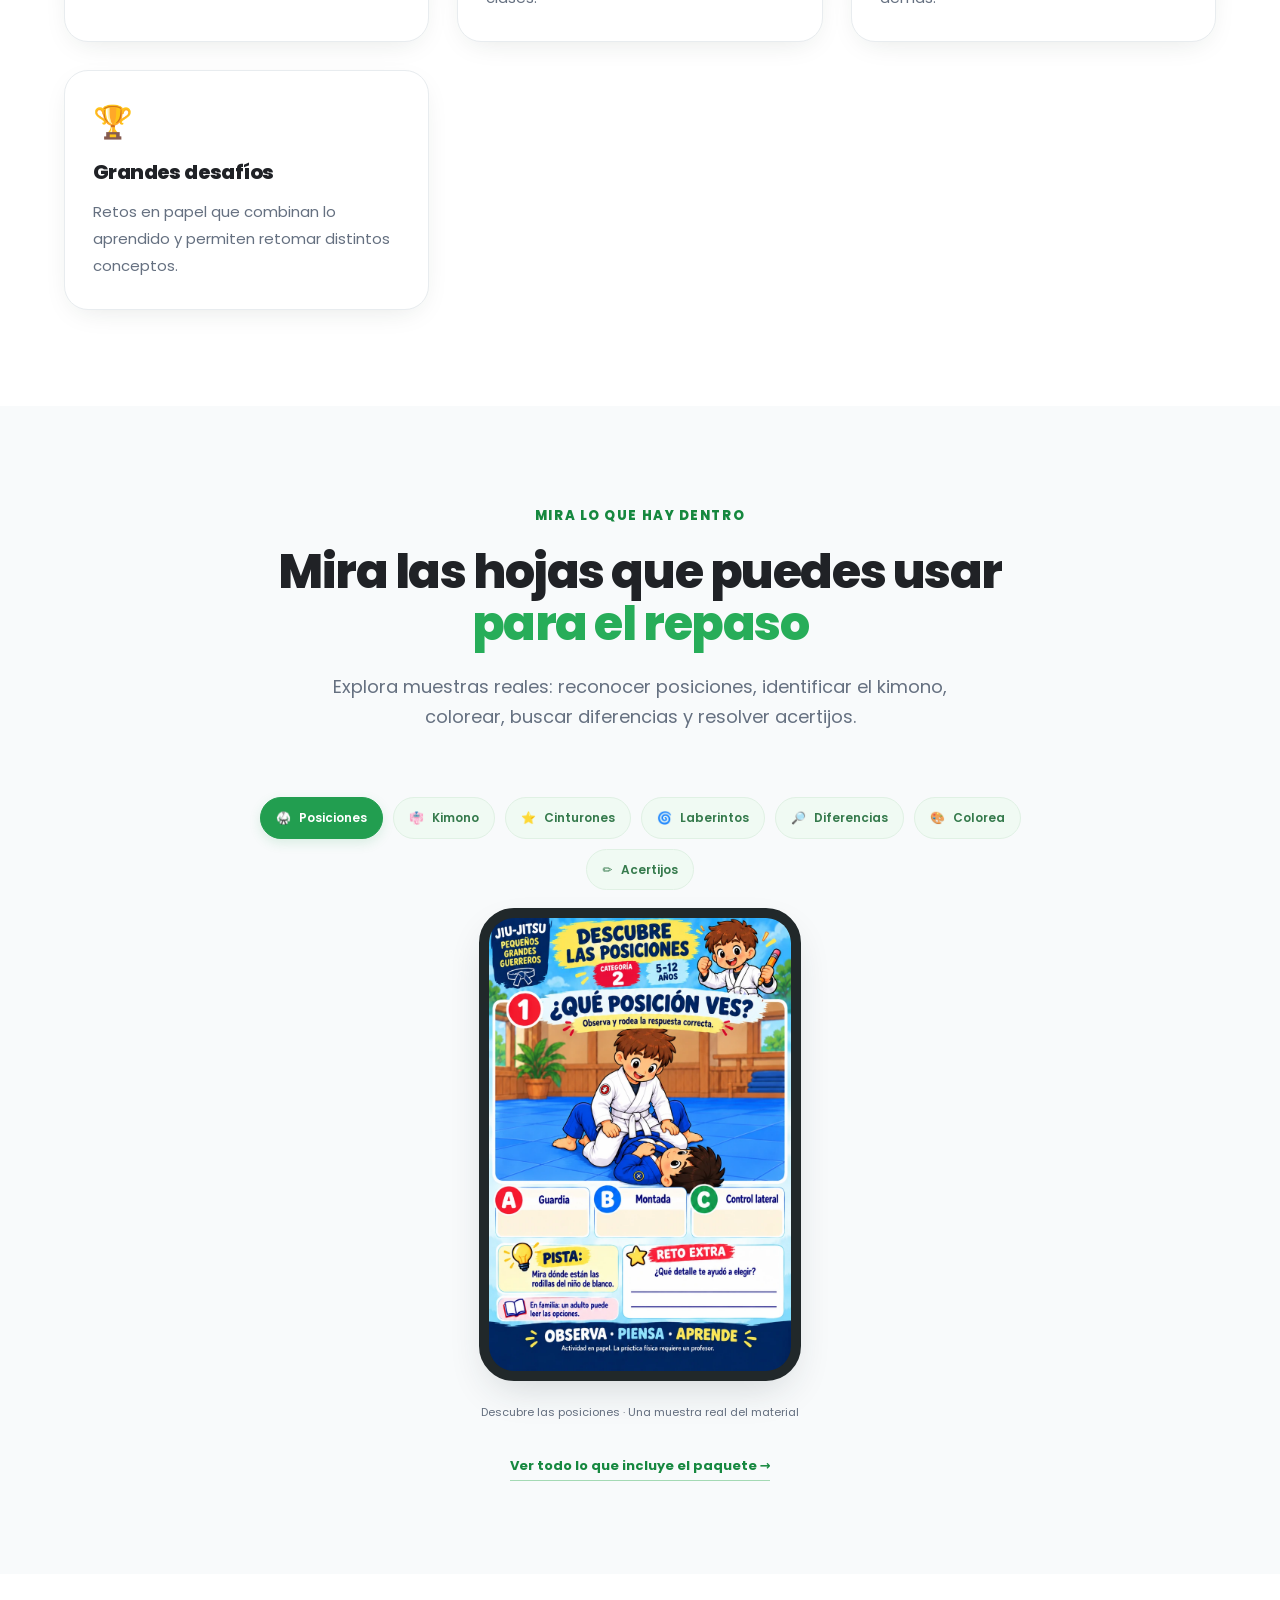
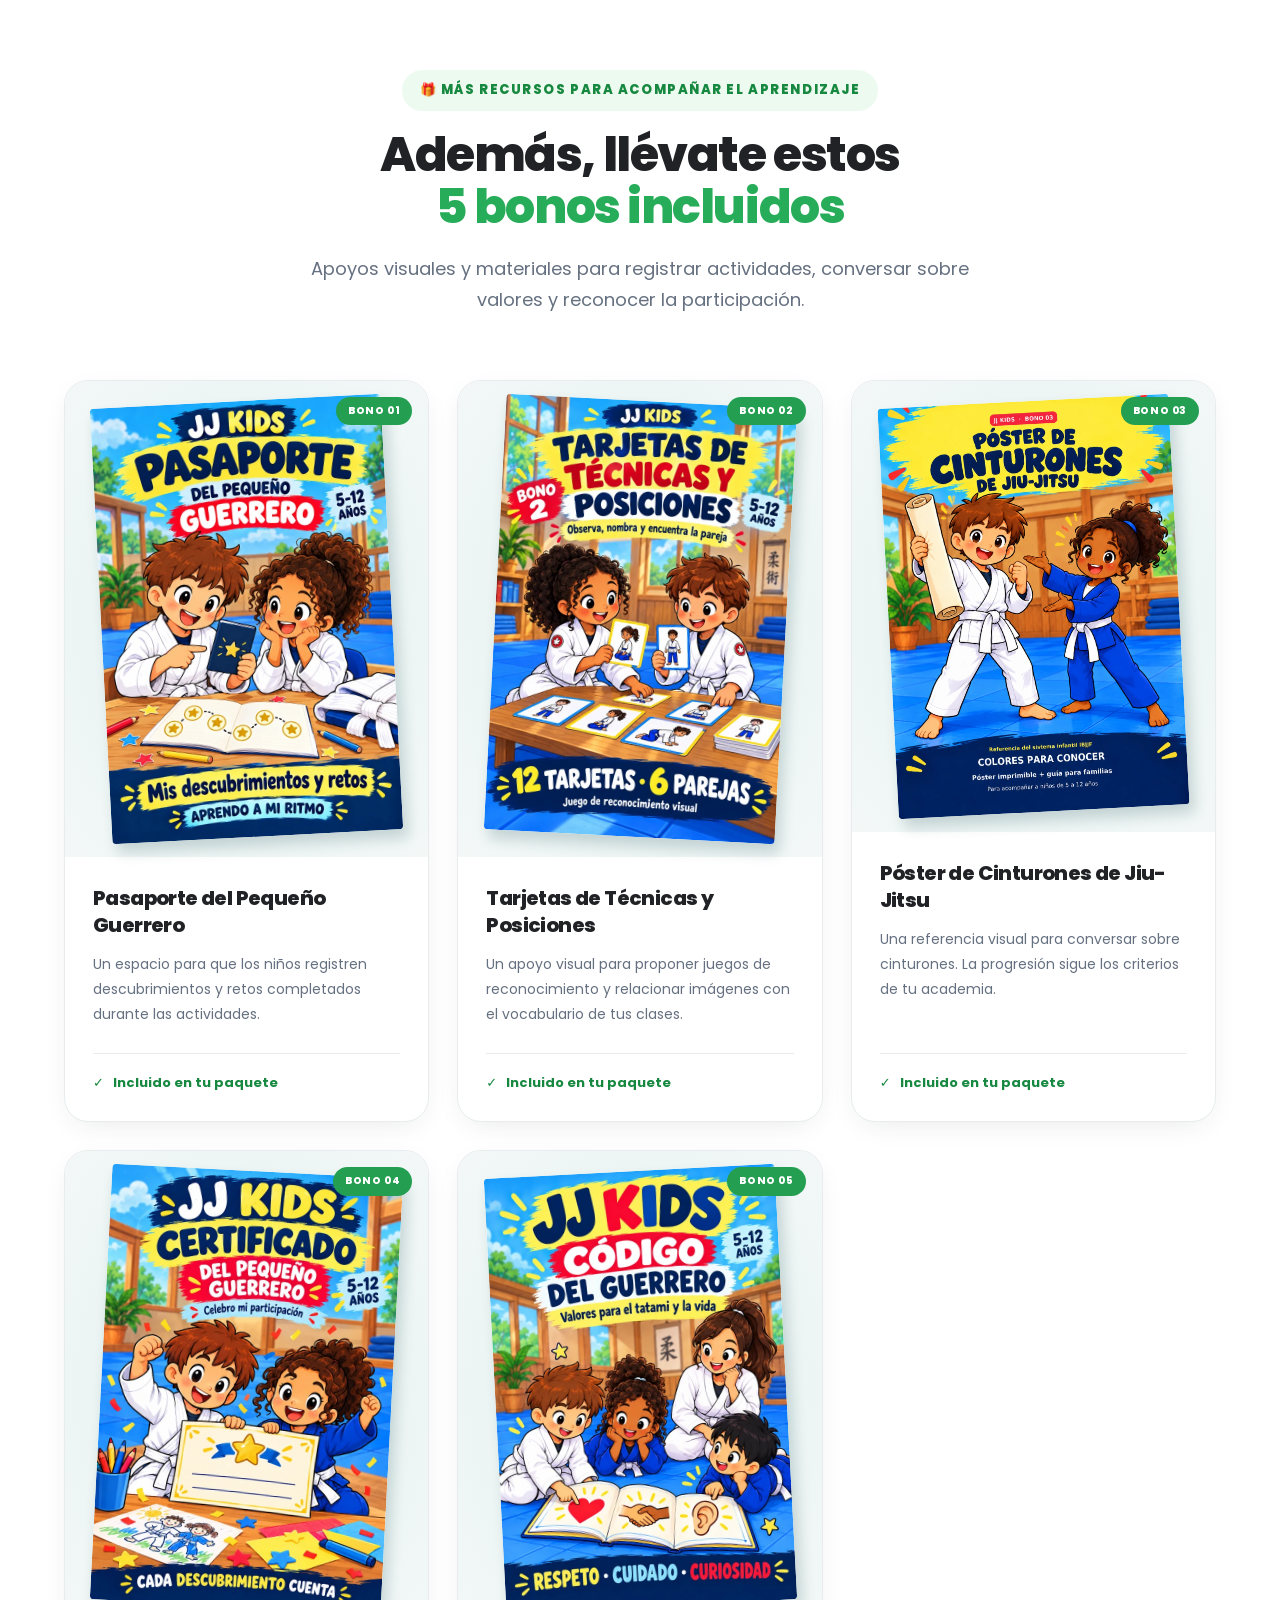
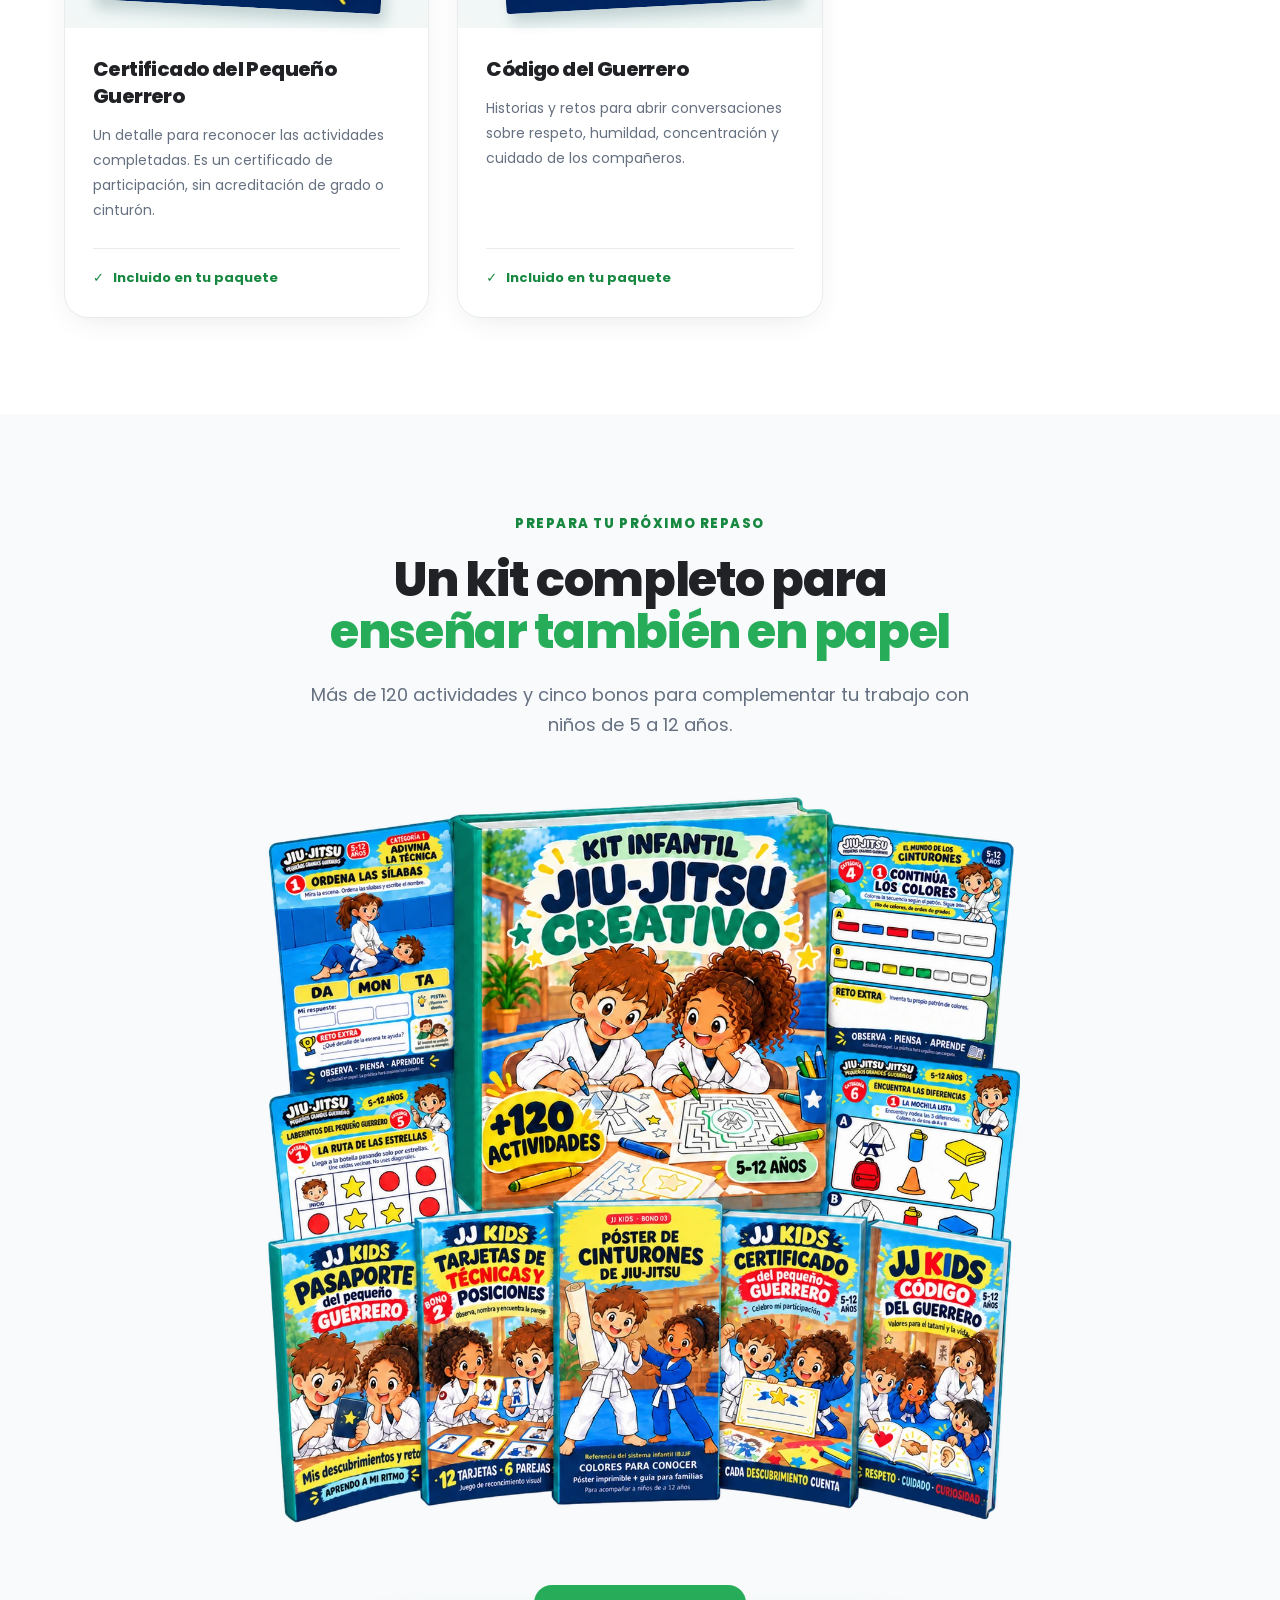
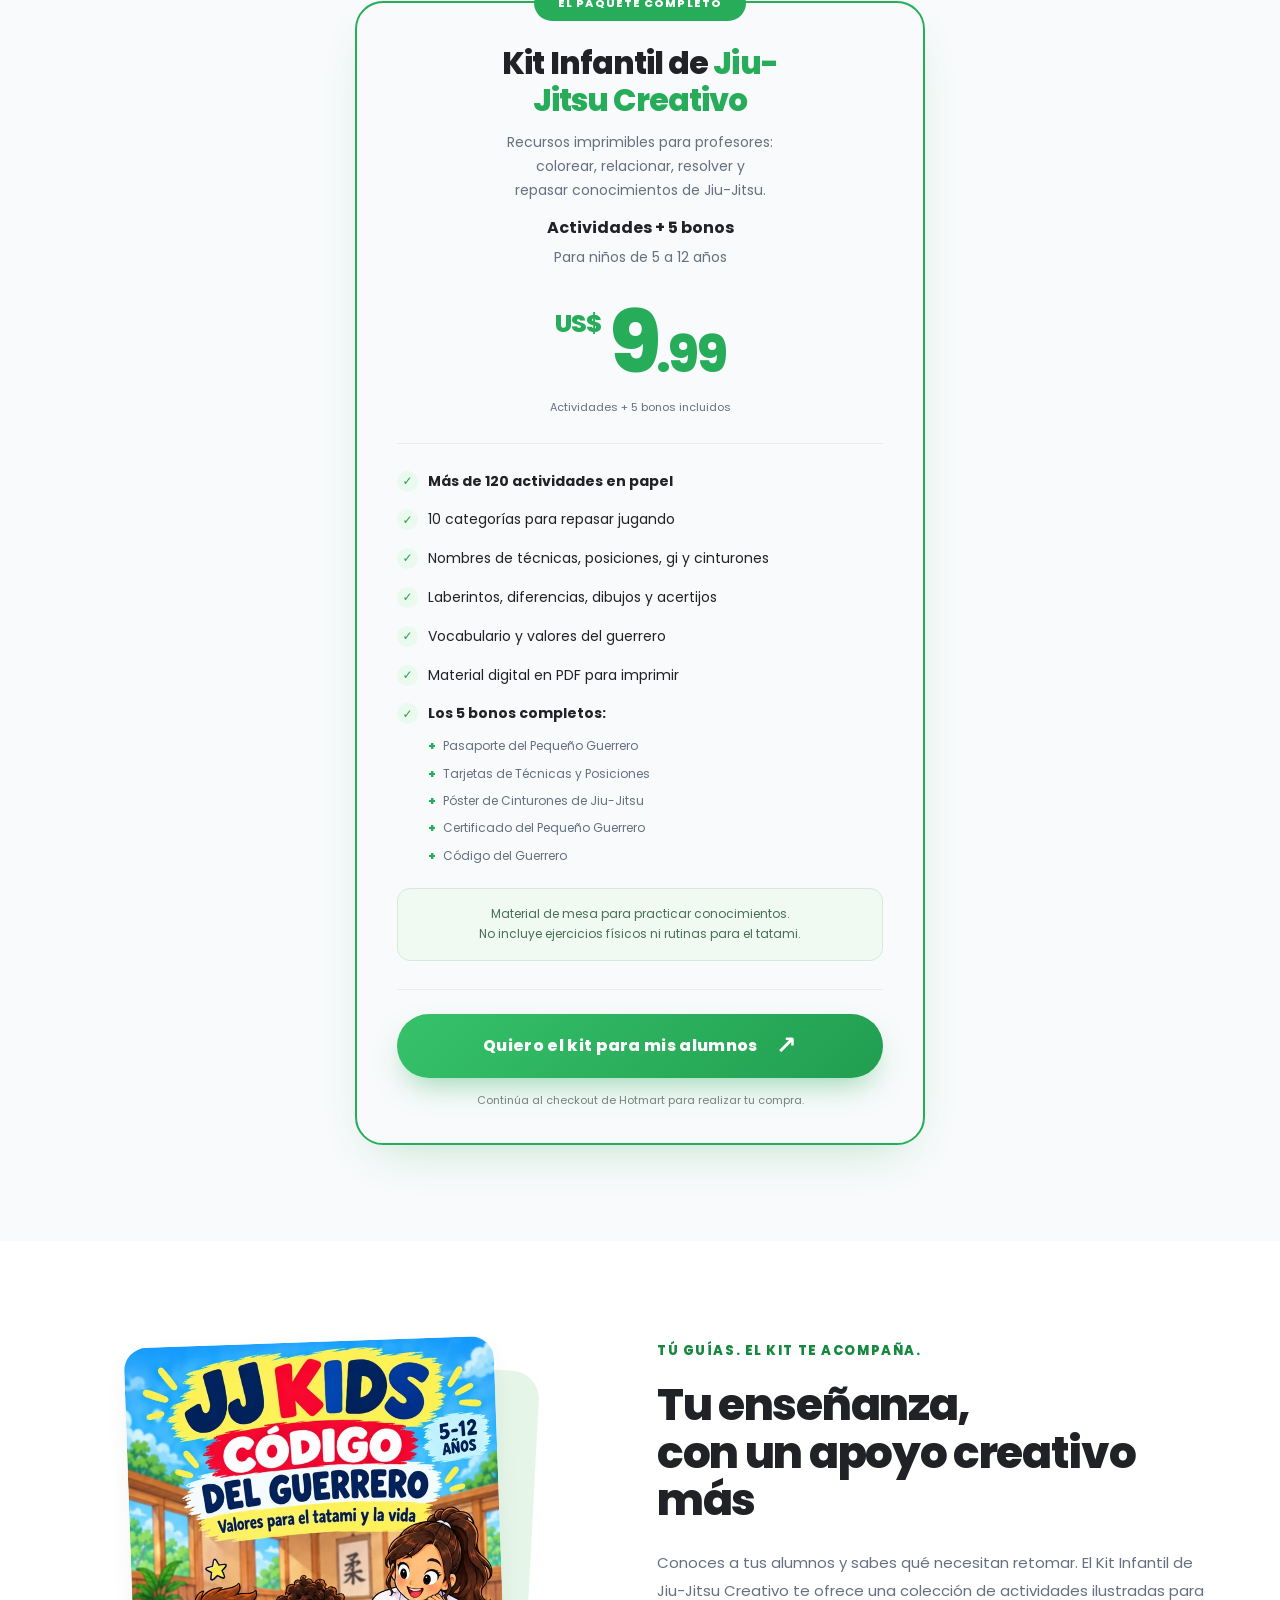
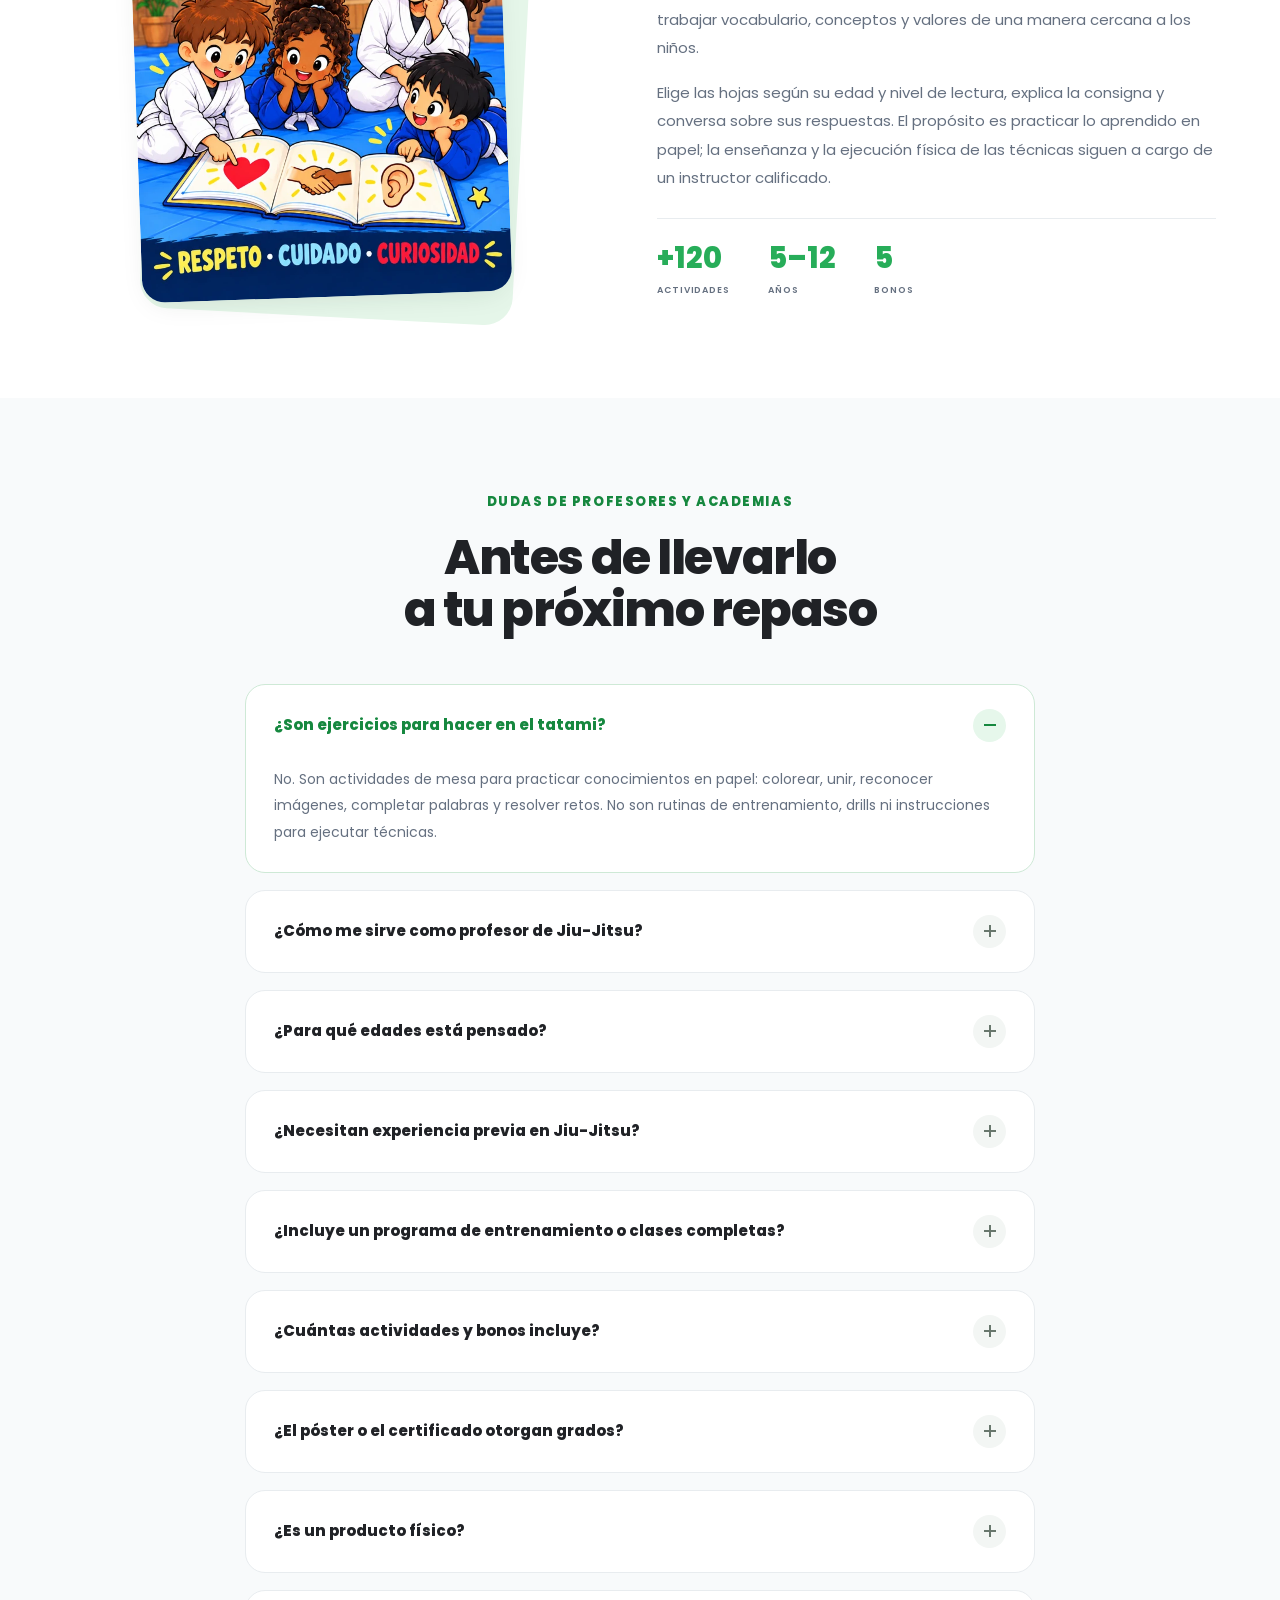
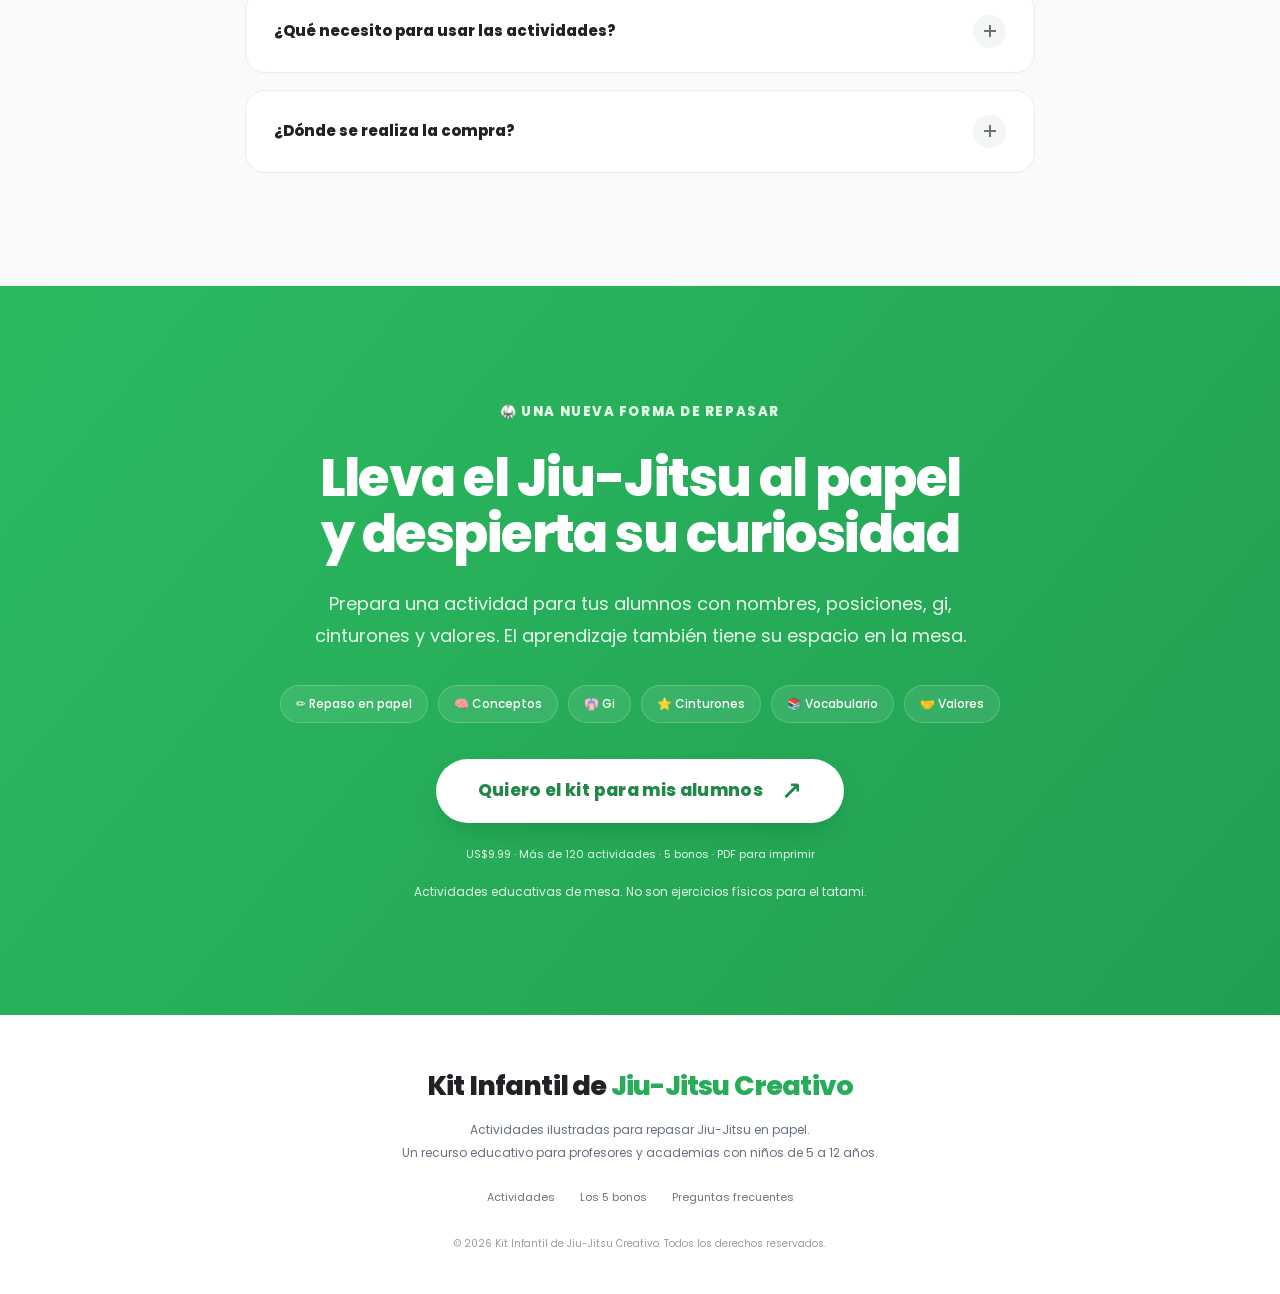
<file: inicio/instructor/index.html>
<!doctype html>
<html lang="es-419"><head>
<meta charset="utf-8"><meta name="viewport" content="width=device-width,initial-scale=1">
<title>Jiu-Jitsu Creativo para Profesores | +120 actividades en papel</title>
<meta name="description" content="Más de 120 actividades imprimibles de Jiu-Jitsu para profesores y academias. Repaso en papel para niños de 5 a 12 años; no son ejercicios para el tatami. 5 bonos incluidos por US$9.99.">
<meta name="theme-color" content="#29ae5b"><meta name="robots" content="noindex,nofollow">
<link rel="icon" href="assets/favicon.svg" type="image/svg+xml"><link rel="stylesheet" href="assets/fonts.css"><link rel="stylesheet" href="styles.css">
<meta property="og:title" content="Jiu-Jitsu Creativo para Profesores | Actividades en papel"><meta property="og:description" content="Recursos imprimibles para repasar conocimientos de Jiu-Jitsu fuera del tatami. +120 actividades · 5–12 años · 5 bonos · US$9.99"><meta property="og:type" content="website">
<!-- Meta Pixel: direct installation requested alongside the linked UTMify pixel. -->
<script>
!function(f,b,e,v,n,t,s)
{if(f.fbq)return;n=f.fbq=function(){n.callMethod?
n.callMethod.apply(n,arguments):n.queue.push(arguments)};
if(!f._fbq)f._fbq=n;n.push=n;n.loaded=!0;n.version='2.0';
n.queue=[];t=b.createElement(e);t.async=!0;
t.src=v;s=b.getElementsByTagName(e)[0];
s.parentNode.insertBefore(t,s)}(window,document,'script',
'https://connect.facebook.net/en_US/fbevents.js');
fbq('init', '1260947998848575');
fbq('track', 'PageView');
</script>
<!-- UTMify pixel: preserves the supplied account and vendor-managed events. -->
<script>window.pixelId = "6ace8b89e18e3b60633d7394";</script>
<script src="https://cdn.utmify.com.br/scripts/pixel/pixel.js" async defer></script>
<!-- UTMify campaign parameters: supplier setting prevents additional subid parameters. -->
<script src="https://cdn.utmify.com.br/scripts/utms/latest.js" data-utmify-prevent-subids async defer></script>
</head><body>
<noscript><img height="1" width="1" style="display:none" alt="" src="https://www.facebook.com/tr?id=1260947998848575&amp;ev=PageView&amp;noscript=1"></noscript>
<a class="skip" href="#contenido">Saltar al contenido</a>
<div class="offer-strip">PARA PROFESORES Y ACADEMIAS · ACTIVIDADES IMPRIMIBLES</div>
<main id="contenido">
<header class="hero" id="inicio"><div class="wrap">
<span class="eyebrow pill"><span aria-hidden="true">🥋</span> UN RECURSO PARA TUS CLASES INFANTILES</span>
<h1>Más de <span>120 actividades de Jiu-Jitsu</span> para que tus alumnos repasen jugando</h1>
<p class="hero-intro">Refuerza nombres, posiciones, gi, cinturones y valores con actividades listas para imprimir. Un apoyo creativo para <strong>profesores y academias con niños de 5 a 12 años.</strong></p>
<div class="paper-note"><span class="paper-note-icon" aria-hidden="true">✏️</span><p><strong>Para practicar conocimientos en papel.</strong><br>No son ejercicios físicos ni rutinas para el tatami.</p></div>
<figure class="hero-mockup"><img src="assets/kit-mockup.webp" width="1254" height="1254" alt="Kit Infantil de Jiu-Jitsu Creativo: libro digital y muestras de actividades de mesa para colorear, relacionar y resolver" fetchpriority="high" decoding="async"></figure>
<div class="hero-labels" aria-label="Formato del material"><span>PDF imprimible</span><span>Repaso en papel</span><span>5 bonos incluidos</span></div>
</div></header>
<section class="stats" aria-label="Kit Infantil de Jiu-Jitsu Creativo en cuatro datos"><div class="wrap stats-grid"><div><strong>+120</strong><span>ACTIVIDADES</span></div><div><strong aria-hidden="true">🥋</strong><span>CONCEPTOS Y VALORES</span></div><div><strong>5–12</strong><span>AÑOS</span></div><div><strong>PDF</strong><span>PARA IMPRIMIR</span></div></div></section>
<section class="section" id="por-que"><div class="wrap narrow"><div class="section-head"><span class="eyebrow">EL REPASO TAMBIÉN PUEDE SER UN JUEGO</span><h2>Lo vieron en clase.<br>Ahora ayúdalos a <span class="green">recordarlo.</span></h2><p>Una hoja, una consigna y una conversación pueden abrir otra forma de aprender sobre Jiu-Jitsu.</p></div>
<div class="grid pain-grid">
<article class="card"><div class="icon" aria-hidden="true">💭</div><h3>De “esa posición” a su nombre</h3><p>Usa ilustraciones, pistas y juegos de asociación para retomar el vocabulario que presentas en tus clases.</p></article>
<article class="card"><div class="icon" aria-hidden="true">✏️</div><h3>Material listo para elegir</h3><p>Encuentra una actividad sobre el tema que quieres repasar, sin tener que diseñar cada hoja desde cero.</p></article>
<article class="card"><div class="icon" aria-hidden="true">🤝</div><h3>Los valores también se conversan</h3><p>Abre un espacio para hablar de respeto, paciencia y cuidado de los compañeros con situaciones cercanas a los niños.</p></article>
<article class="card"><div class="icon" aria-hidden="true">🎨</div><h3>Más formas de participar</h3><p>Alterna colorear, observar, unir y resolver. Elige la propuesta según la edad, la lectura y los intereses de tus alumnos.</p></article>
</div></div></section>
<section class="section soft" id="momentos"><div class="wrap"><div class="section-head"><span class="eyebrow">IDEAS PARA TU ACADEMIA</span><h2>Del PDF a una actividad<br><span class="green">de mesa</span></h2><p>Elige el tema, imprime la hoja y acompaña el repaso. Tú decides cómo integrarlo a tu propuesta educativa.</p></div><div class="grid moments-grid">
<article class="card moment"><div class="moment-number">01</div><h3>Después de presentar un concepto</h3><p>Retoma el nombre de una posición o las partes del gi con una hoja para observar y relacionar, sentados fuera del tatami.</p><span class="moment-tag">PARA REPASAR VOCABULARIO</span></article>
<article class="card moment"><div class="moment-number">02</div><h3>En un taller infantil</h3><p>Prepara un espacio con hojas y colores. Combina laberintos, diferencias y acertijos con la temática del Jiu-Jitsu.</p><span class="moment-tag">PARA APRENDER JUGANDO</span></article>
<article class="card moment"><div class="moment-number">03</div><h3>En una conversación sobre valores</h3><p>Usa una ilustración o un reto como punto de partida: ¿cómo mostramos respeto?, ¿cómo cuidamos a un compañero?</p><span class="moment-tag">PARA PENSAR Y CONVERSAR</span></article>
</div><div class="section-link"><a class="text-link" href="#planes">Ver el kit completo y sus 5 bonos <span aria-hidden="true">→</span></a></div></div></section>
<section class="section" id="actividades"><div class="wrap"><div class="section-head"><span class="eyebrow">ESTO ENCONTRARÁS EN TU KIT</span><h2>Diez categorías para<br><span class="green">repasar en papel</span></h2><p>Conceptos de Jiu-Jitsu, vocabulario, valores y retos visuales. Todo se trabaja con hojas, lápices y colores.</p></div><div class="grid topics-grid"><article class="card topic"><div class="topic-icon" aria-hidden="true">🧠</div><h3>Adivina la técnica</h3><p>Pistas e ilustraciones para relacionar una escena con el nombre de la técnica, sin ejecutarla.</p></article><article class="card topic"><div class="topic-icon" aria-hidden="true">🥋</div><h3>Descubre las posiciones</h3><p>Juegos visuales para reconocer posiciones y asociarlas con sus nombres en papel.</p></article><article class="card topic"><div class="topic-icon" aria-hidden="true">👘</div><h3>Juegos del kimono</h3><p>Actividades para identificar las partes del gi y relacionar dibujos con palabras.</p></article><article class="card topic"><div class="topic-icon" aria-hidden="true">⭐</div><h3>El mundo de los cinturones</h3><p>Juegos sobre cinturones para conversar sobre el esfuerzo y el progreso con tus alumnos.</p></article><article class="card topic"><div class="topic-icon" aria-hidden="true">🌀</div><h3>Laberintos del pequeño guerrero</h3><p>Recorridos en papel para observar, seguir caminos y resolver pequeños retos.</p></article><article class="card topic"><div class="topic-icon" aria-hidden="true">🔎</div><h3>Encuentra las diferencias</h3><p>Escenas ilustradas para observar detalles y señalar lo que cambia entre ellas.</p></article><article class="card topic"><div class="topic-icon" aria-hidden="true">🎨</div><h3>Colorea tu aventura</h3><p>Dibujos del mundo del Jiu-Jitsu para colorear y dar espacio a la creatividad.</p></article><article class="card topic"><div class="topic-icon" aria-hidden="true">✏️</div><h3>Palabras y acertijos</h3><p>Nombres, letras y pistas para practicar el vocabulario que aparece en tus clases.</p></article><article class="card topic"><div class="topic-icon" aria-hidden="true">🤝</div><h3>Valores del guerrero</h3><p>Situaciones para conversar sobre el respeto, la paciencia y el cuidado de los demás.</p></article><article class="card topic"><div class="topic-icon" aria-hidden="true">🏆</div><h3>Grandes desafíos</h3><p>Retos en papel que combinan lo aprendido y permiten retomar distintos conceptos.</p></article></div></div></section>
<section class="section samples soft" id="muestras"><div class="wrap"><div class="section-head"><span class="eyebrow">MIRA LO QUE HAY DENTRO</span><h2 id="sample-heading">Mira las hojas que puedes usar<br><span class="green">para el repaso</span></h2><p>Explora muestras reales: reconocer posiciones, identificar el kimono, colorear, buscar diferencias y resolver acertijos.</p></div><div class="sample-gallery" id="sample-gallery" role="region" aria-roledescription="carrusel" aria-labelledby="sample-heading"><div class="sample-tabs" role="group" aria-label="Elige una muestra"><button type="button" class="sample-tab active" data-sample="02" aria-pressed="true" aria-controls="sample-image"><span aria-hidden="true">🥋</span> Posiciones</button><button type="button" class="sample-tab " data-sample="03" aria-pressed="false" aria-controls="sample-image"><span aria-hidden="true">👘</span> Kimono</button><button type="button" class="sample-tab " data-sample="04" aria-pressed="false" aria-controls="sample-image"><span aria-hidden="true">⭐</span> Cinturones</button><button type="button" class="sample-tab " data-sample="05" aria-pressed="false" aria-controls="sample-image"><span aria-hidden="true">🌀</span> Laberintos</button><button type="button" class="sample-tab " data-sample="06" aria-pressed="false" aria-controls="sample-image"><span aria-hidden="true">🔎</span> Diferencias</button><button type="button" class="sample-tab " data-sample="07" aria-pressed="false" aria-controls="sample-image"><span aria-hidden="true">🎨</span> Colorea</button><button type="button" class="sample-tab " data-sample="08" aria-pressed="false" aria-controls="sample-image"><span aria-hidden="true">✏️</span> Acertijos</button></div><figure class="sample-figure"><div class="sample-frame"><img id="sample-image" src="assets/actividad-02.webp" alt="Descubre las posiciones: muestra real de una actividad" width="800" height="1200" loading="lazy"></div><figcaption id="sample-caption" aria-live="off" aria-atomic="true">Descubre las posiciones · Una muestra real del material</figcaption></figure></div><a class="text-link" href="#planes">Ver todo lo que incluye el paquete <span aria-hidden="true">→</span></a></div></section>
<section class="section" id="bonos"><div class="wrap"><div class="section-head"><span class="eyebrow pill">🎁 MÁS RECURSOS PARA ACOMPAÑAR EL APRENDIZAJE</span><h2>Además, llévate estos <span class="green">5 bonos incluidos</span></h2><p>Apoyos visuales y materiales para registrar actividades, conversar sobre valores y reconocer la participación.</p></div><div class="grid bonus-grid"><article class="bonus-card"><div class="bonus-art"><span class="bonus-pill">BONO 01</span><img src="assets/bono-01.webp" alt="Portada de Pasaporte del Pequeño Guerrero" width="640" height="960" loading="lazy"></div><div class="bonus-copy"><h3>Pasaporte del Pequeño Guerrero</h3><p>Un espacio para que los niños registren descubrimientos y retos completados durante las actividades.</p><div class="included"><span aria-hidden="true">✓</span> Incluido en tu paquete</div></div></article><article class="bonus-card"><div class="bonus-art"><span class="bonus-pill">BONO 02</span><img src="assets/bono-02.webp" alt="Portada de Tarjetas de Técnicas y Posiciones" width="640" height="960" loading="lazy"></div><div class="bonus-copy"><h3>Tarjetas de Técnicas y Posiciones</h3><p>Un apoyo visual para proponer juegos de reconocimiento y relacionar imágenes con el vocabulario de tus clases.</p><div class="included"><span aria-hidden="true">✓</span> Incluido en tu paquete</div></div></article><article class="bonus-card"><div class="bonus-art"><span class="bonus-pill">BONO 03</span><img src="assets/bono-03.webp" alt="Portada de Póster de Cinturones de Jiu-Jitsu" width="1055" height="1491" loading="lazy"></div><div class="bonus-copy"><h3>Póster de Cinturones de Jiu-Jitsu</h3><p>Una referencia visual para conversar sobre cinturones. La progresión sigue los criterios de tu academia.</p><div class="included"><span aria-hidden="true">✓</span> Incluido en tu paquete</div></div></article><article class="bonus-card"><div class="bonus-art"><span class="bonus-pill">BONO 04</span><img src="assets/bono-04.webp" alt="Portada de Certificado del Pequeño Guerrero" width="640" height="960" loading="lazy"></div><div class="bonus-copy"><h3>Certificado del Pequeño Guerrero</h3><p>Un detalle para reconocer las actividades completadas. Es un certificado de participación, sin acreditación de grado o cinturón.</p><div class="included"><span aria-hidden="true">✓</span> Incluido en tu paquete</div></div></article><article class="bonus-card"><div class="bonus-art"><span class="bonus-pill">BONO 05</span><img src="assets/bono-05.webp" alt="Portada de Código del Guerrero" width="640" height="960" loading="lazy"></div><div class="bonus-copy"><h3>Código del Guerrero</h3><p>Historias y retos para abrir conversaciones sobre respeto, humildad, concentración y cuidado de los compañeros.</p><div class="included"><span aria-hidden="true">✓</span> Incluido en tu paquete</div></div></article></div></div></section>
<section class="section offer-section soft" id="planes"><div class="wrap"><div class="section-head"><span class="eyebrow">PREPARA TU PRÓXIMO REPASO</span><h2>Un kit completo para<br><span class="green">enseñar también en papel</span></h2><p>Más de 120 actividades y cinco bonos para complementar tu trabajo con niños de 5 a 12 años.</p></div><figure class="offer-mockup"><img src="assets/kit-bonos-mockup.webp" width="1254" height="1254" alt="Paquete completo del Kit Infantil de Jiu-Jitsu Creativo y sus cinco bonos incluidos" loading="lazy" decoding="async"></figure><article class="price-card"><div class="price-banner">EL PAQUETE COMPLETO</div><div class="price-heading"><h3 class="product-title">Kit Infantil de <span>Jiu-Jitsu Creativo</span></h3><p class="offer-summary">Recursos imprimibles para profesores: colorear, relacionar, resolver y repasar conocimientos de Jiu-Jitsu.</p><p class="offer-includes">Actividades + 5 bonos</p><p>Para niños de 5 a 12 años</p></div><p class="price"><span class="currency">US$</span>9<span class="cents">.99</span></p><p class="price-detail">Actividades + 5 bonos incluidos</p><div class="price-rule"></div><ul class="check-list"><li><strong>Más de 120 actividades en papel</strong></li><li>10 categorías para repasar jugando</li><li>Nombres de técnicas, posiciones, gi y cinturones</li><li>Laberintos, diferencias, dibujos y acertijos</li><li>Vocabulario y valores del guerrero</li><li>Material digital en PDF para imprimir</li><li><strong>Los 5 bonos completos:</strong><ul><li>Pasaporte del Pequeño Guerrero</li><li>Tarjetas de Técnicas y Posiciones</li><li>Póster de Cinturones de Jiu-Jitsu</li><li>Certificado del Pequeño Guerrero</li><li>Código del Guerrero</li></ul></li></ul><p class="offer-note">Material de mesa para practicar conocimientos.<br>No incluye ejercicios físicos ni rutinas para el tatami.</p><div class="checkout"><a class="cta checkout-link" href="https://pay.hotmart.com/O108050934W">Quiero el kit para mis alumnos <span aria-hidden="true">↗</span></a><p>Continúa al checkout de Hotmart para realizar tu compra.</p></div></article></div></section>

<section class="section" id="espiritu"><div class="wrap about-grid"><div class="about-art"><img src="assets/bono-05.webp" width="640" height="960" loading="lazy" alt="Código del Guerrero: una instructora y sus alumnos exploran valores mediante un libro"></div><div class="about-copy"><span class="eyebrow">TÚ GUÍAS. EL KIT TE ACOMPAÑA.</span><h2>Tu enseñanza,<br>con un apoyo creativo más</h2><p>Conoces a tus alumnos y sabes qué necesitan retomar. El Kit Infantil de Jiu-Jitsu Creativo te ofrece una colección de actividades ilustradas para trabajar vocabulario, conceptos y valores de una manera cercana a los niños.</p><p>Elige las hojas según su edad y nivel de lectura, explica la consigna y conversa sobre sus respuestas. El propósito es practicar lo aprendido en papel; la enseñanza y la ejecución física de las técnicas siguen a cargo de un instructor calificado.</p><div class="about-facts"><div><strong>+120</strong><span>ACTIVIDADES</span></div><div><strong>5–12</strong><span>AÑOS</span></div><div><strong>5</strong><span>BONOS</span></div></div></div></div></section>
<section class="section faq-section soft" id="preguntas"><div class="wrap faq"><div class="section-head"><span class="eyebrow">DUDAS DE PROFESORES Y ACADEMIAS</span><h2>Antes de llevarlo<br>a tu próximo repaso</h2></div><details name="jj-faq" open><summary>¿Son ejercicios para hacer en el tatami?<span class="faq-sign" aria-hidden="true"></span></summary><div class="faq-answer"><p>No. Son actividades de mesa para practicar conocimientos en papel: colorear, unir, reconocer imágenes, completar palabras y resolver retos. No son rutinas de entrenamiento, drills ni instrucciones para ejecutar técnicas.</p></div></details><details name="jj-faq"><summary>¿Cómo me sirve como profesor de Jiu-Jitsu?<span class="faq-sign" aria-hidden="true"></span></summary><div class="faq-answer"><p>Puedes usar el material como apoyo para repasar vocabulario, nombres de posiciones, partes del gi, cinturones y valores. Elige la hoja que se relacione con el tema que estás trabajando y acompaña la actividad.</p></div></details><details name="jj-faq"><summary>¿Para qué edades está pensado?<span class="faq-sign" aria-hidden="true"></span></summary><div class="faq-answer"><p>Para niños de 5 a 12 años. Selecciona las actividades según su nivel de lectura, atención e intereses. Los más pequeños pueden necesitar que leas la consigna y los acompañes.</p></div></details><details name="jj-faq"><summary>¿Necesitan experiencia previa en Jiu-Jitsu?<span class="faq-sign" aria-hidden="true"></span></summary><div class="faq-answer"><p>El material permite descubrir y repasar conceptos. Si aparecen nombres nuevos, puedes explicar su significado y ayudar a los niños a relacionarlos con las ilustraciones.</p></div></details><details name="jj-faq"><summary>¿Incluye un programa de entrenamiento o clases completas?<span class="faq-sign" aria-hidden="true"></span></summary><div class="faq-answer"><p>No. El kit es un recurso educativo complementario de actividades imprimibles. Tú eliges cómo integrarlo a tu enseñanza; no reemplaza tu planificación técnica ni la instrucción presencial.</p></div></details><details name="jj-faq"><summary>¿Cuántas actividades y bonos incluye?<span class="faq-sign" aria-hidden="true"></span></summary><div class="faq-answer"><p>Más de 120 actividades, organizadas en 10 categorías, y los cinco bonos presentados en esta página. El paquete completo cuesta US$9.99.</p></div></details><details name="jj-faq"><summary>¿El póster o el certificado otorgan grados?<span class="faq-sign" aria-hidden="true"></span></summary><div class="faq-answer"><p>No. El póster es un recurso visual y el certificado reconoce la participación en las actividades. Los grados y cinturones dependen del sistema y los criterios de tu academia.</p></div></details><details name="jj-faq"><summary>¿Es un producto físico?<span class="faq-sign" aria-hidden="true"></span></summary><div class="faq-answer"><p>Es material digital en PDF para descargar e imprimir. Las imágenes muestran la presentación del contenido; no se envían libros impresos, hojas, lápices ni otros objetos físicos.</p></div></details><details name="jj-faq"><summary>¿Qué necesito para usar las actividades?<span class="faq-sign" aria-hidden="true"></span></summary><div class="faq-answer"><p>Una vez descargados los PDF, puedes imprimir las hojas que necesites para la actividad. Prepara lápices o colores y un espacio de mesa. Las hojas impresas se usan sin internet.</p></div></details><details name="jj-faq"><summary>¿Dónde se realiza la compra?<span class="faq-sign" aria-hidden="true"></span></summary><div class="faq-answer"><p>El botón de compra te lleva al checkout de Hotmart. Allí puedes revisar las condiciones, las formas de pago disponibles y completar la compra del kit.</p></div></details></div></section>
<section class="closing"><div class="wrap"><span class="eyebrow">🥋 UNA NUEVA FORMA DE REPASAR</span><h2>Lleva el Jiu-Jitsu al papel<br>y despierta su curiosidad</h2><p>Prepara una actividad para tus alumnos con nombres, posiciones, gi, cinturones y valores. El aprendizaje también tiene su espacio en la mesa.</p><div class="closing-chips"><span>✏️ Repaso en papel</span><span>🧠 Conceptos</span><span>👘 Gi</span><span>⭐ Cinturones</span><span>📚 Vocabulario</span><span>🤝 Valores</span></div><a class="cta light-cta" href="https://pay.hotmart.com/O108050934W">Quiero el kit para mis alumnos <span aria-hidden="true">↗</span></a><small>US$9.99 · Más de 120 actividades · 5 bonos · PDF para imprimir</small><p class="closing-note">Actividades educativas de mesa. No son ejercicios físicos para el tatami.</p></div></section>
</main><footer><a class="logo product-logo" href="#inicio" aria-label="Kit Infantil de Jiu-Jitsu Creativo, volver al inicio">Kit Infantil de <span>Jiu-Jitsu Creativo</span></a><p>Actividades ilustradas para repasar Jiu-Jitsu en papel.<br>Un recurso educativo para profesores y academias con niños de 5 a 12 años.</p><nav aria-label="Enlaces del pie"><a href="#actividades">Actividades</a><a href="#bonos">Los 5 bonos</a><a href="#preguntas">Preguntas frecuentes</a></nav><small>© 2026 Kit Infantil de Jiu-Jitsu Creativo. Todos los derechos reservados.</small></footer>

<script src="app.js" defer></script></body></html>
</file>
<file: inicio/assets/fonts.css>
@font-face {
  font-family: 'Poppins';
  font-style: normal;
  font-weight: 400;
  font-display: swap;
  src: url(./poppins-400.ttf) format('truetype');
}
@font-face {
  font-family: 'Poppins';
  font-style: normal;
  font-weight: 500;
  font-display: swap;
  src: url(./poppins-500.ttf) format('truetype');
}
@font-face {
  font-family: 'Poppins';
  font-style: normal;
  font-weight: 600;
  font-display: swap;
  src: url(./poppins-600.ttf) format('truetype');
}
@font-face {
  font-family: 'Poppins';
  font-style: normal;
  font-weight: 700;
  font-display: swap;
  src: url(./poppins-700.ttf) format('truetype');
}
@font-face {
  font-family: 'Poppins';
  font-style: normal;
  font-weight: 800;
  font-display: swap;
  src: url(./poppins-800.ttf) format('truetype');
}
</file>
<file: inicio/styles.css>
:root{--ink:#202226;--muted:#657080;--green:#27ad59;--green-bright:#36c26a;--green-dark:#16883f;--mint:#edfaef;--soft:#f8fafb;--line:#e8ecef;--radius:24px;--shadow:0 8px 30px -12px rgba(25,45,35,.15)}
*{box-sizing:border-box}html{scroll-behavior:smooth;scroll-padding-top:28px}body{margin:0;background:white;color:var(--ink);font-family:'Poppins',system-ui,sans-serif;font-size:16px;line-height:1.65;-webkit-font-smoothing:antialiased}img{display:block;max-width:100%;height:auto}a{color:inherit}button{font:inherit}button,a,summary{-webkit-tap-highlight-color:transparent}h1,h2,h3,p,figure{margin:0}h1,h2,h3{font-weight:800;letter-spacing:-.03em}h1,h2{text-wrap:balance}h2{font-size:48px;line-height:1.08}h3{font-size:20px;line-height:1.35}strong{font-weight:700}.wrap{width:min(1152px,calc(100% - 40px));margin-inline:auto}.narrow{max-width:1024px}.section{padding:96px 0}.soft{background:var(--soft)}.green{color:var(--green)}.eyebrow{color:var(--green-dark);font-size:13px;font-weight:800;letter-spacing:.12em;line-height:1.6;text-transform:uppercase}.pill{display:inline-flex;align-items:center;justify-content:center;gap:8px;border-radius:999px;padding:10px 18px;background:var(--mint)}.section-head{text-align:center;max-width:780px;margin:0 auto 64px}.section-head h2{margin:18px 0 22px}.section-head p{color:var(--muted);font-size:18px;line-height:1.7;max-width:680px;margin-inline:auto}.offer-strip{background:linear-gradient(115deg,#28b55d,#1c984b);color:#fff;text-align:center;padding:12px 20px;font-size:12px;font-weight:700;letter-spacing:.05em}.hero{padding:64px 0 80px;text-align:center;background:radial-gradient(ellipse at 50% 75%,#f0fff4,white 60%)}.hero h1{max-width:900px;margin:30px auto 28px;font-size:72px;line-height:1.03;letter-spacing:-.04em}.hero h1 span{color:var(--green)}.hero-intro{max-width:700px;margin:0 auto 30px;color:var(--muted);font-size:20px;line-height:1.6}.hero-intro strong{color:#485361}.cta{display:inline-flex;align-items:center;justify-content:center;gap:18px;min-height:64px;max-width:100%;padding:18px 42px;border:0;border-radius:999px;background:linear-gradient(135deg,var(--green-bright),#219e50);color:white;font-size:17px;line-height:1.4;font-weight:800;letter-spacing:.02em;text-decoration:none;box-shadow:0 14px 30px -10px rgba(38,174,88,.5);transition:transform .18s,filter .18s}.cta span{font-size:25px;line-height:1}.cta:hover{transform:translateY(-2px);filter:brightness(1.04)}:is(a,button,summary):focus-visible{outline:3px solid #0a3976;outline-offset:5px}.support{font-size:12px;color:var(--muted);margin-top:16px;display:flex;gap:7px;justify-content:center;align-items:center}.support svg{width:17px;height:17px;fill:none;stroke:currentColor;stroke-width:1.6;flex-shrink:0}.hero-media{position:relative;width:min(354px,calc(100% - 38px));margin:42px auto 0}.hero-sheet{position:relative;z-index:1;border-radius:20px;border:7px solid #fff;box-shadow:0 22px 45px -12px rgba(20,49,43,.24);width:100%}.sheet-back{position:absolute;inset:12px -10px -5px 6px;border-radius:22px;background:#c8efcf;transform:rotate(4deg)}.activity-badge{position:absolute;z-index:3;right:-28px;top:-22px;transform:rotate(9deg);width:115px;height:100px;background:linear-gradient(135deg,#36c76c,#1aa14f);border:4px solid #fff;border-radius:18px;color:white;box-shadow:0 7px 20px #16673125;display:flex;flex-direction:column;align-items:center;justify-content:center}.activity-badge strong{font-size:35px;line-height:1;font-weight:800}.activity-badge span{font-size:10px;letter-spacing:.06em;font-weight:800;margin-top:6px}.media-label{margin-top:21px;font-size:10px;letter-spacing:.13em;color:#7c8791;font-weight:600}.stats{border-block:1px solid var(--line);padding:52px 0}.stats-grid{max-width:930px;display:grid;grid-template-columns:repeat(4,1fr);gap:28px;text-align:center}.stats-grid strong{font-size:38px;line-height:1.2;color:var(--green);font-weight:800;display:block;min-height:49px}.stats-grid span{font-size:11px;font-weight:600;letter-spacing:.08em;display:block;margin-top:10px;color:var(--muted)}.grid{display:grid;gap:28px}.pain-grid{grid-template-columns:repeat(2,1fr)}.card{background:white;border:1px solid var(--line);border-radius:var(--radius);padding:32px;box-shadow:var(--shadow)}.card h3{margin:19px 0 12px}.card p{font-size:15px;color:var(--muted);line-height:1.8}.icon{width:50px;height:50px;display:grid;place-items:center;border-radius:15px;background:linear-gradient(135deg,#3ac66e,#29ab58);font-size:25px}.topics-grid{grid-template-columns:repeat(3,1fr)}.topic{padding:30px 28px}.topic-icon{font-size:32px;line-height:1.3}.topic h3{margin-top:16px}.sample-tabs{display:flex;justify-content:center;flex-wrap:wrap;gap:10px;margin:0 auto 38px;max-width:870px}.sample-tab{background:#f0faf3;color:#357a4c;font-size:12px;font-weight:600;padding:10px 15px;border:1px solid #e0f1e4;border-radius:999px;cursor:pointer;transition:background .15s,color .15s}.sample-tab.active{background:#229e50;color:white;border-color:#229e50;box-shadow:0 4px 12px #21a45425}.sample-tab span{margin-right:5px}.sample-figure{max-width:360px;margin:0 auto 30px;text-align:center}.sample-frame{position:relative;display:block;max-width:322px;width:100%;border:10px solid #21282a;padding:0;border-radius:35px;overflow:hidden;background:#21282a;margin-inline:auto;box-shadow:0 16px 40px -12px #1f313530}.sample-frame img{border-radius:23px;width:100%;aspect-ratio:2/3;object-fit:contain}.sample-figure figcaption{font-size:11px;margin-top:22px;color:var(--muted)}.text-link{font-size:13px;font-weight:700;color:var(--green-dark);text-decoration:none;border-bottom:1px solid #a4d9b4;padding-bottom:5px}.samples{text-align:center}.bonus-grid{grid-template-columns:repeat(3,1fr)}.bonus-card{background:white;border:1px solid var(--line);border-radius:var(--radius);overflow:hidden;box-shadow:var(--shadow);display:flex;flex-direction:column}.bonus-art{position:relative;aspect-ratio:4/3;background:radial-gradient(ellipse at center,#e2f1ef,#f3f8f7);display:flex;align-items:center;justify-content:center;padding:20px}.bonus-art img{height:100%;width:auto;max-width:90%;object-fit:contain;box-shadow:5px 9px 14px #18455233;transform:rotate(-3deg);border-radius:4px}.bonus-card:nth-child(even) .bonus-art img{transform:rotate(3deg)}.bonus-pill{position:absolute;right:16px;top:16px;z-index:1;font-size:10px;background:#249f52;color:white;padding:6px 12px;border-radius:999px;font-weight:800;letter-spacing:.06em}.bonus-copy{padding:28px;display:flex;flex-direction:column;flex:1}.bonus-copy h3{margin-bottom:13px}.bonus-copy p{font-size:14px;line-height:1.8;color:var(--muted);margin-bottom:25px}.included{border-top:1px solid var(--line);padding-top:18px;color:var(--green-dark);font-size:13px;font-weight:700;margin-top:auto}.included span{margin-right:6px}.price-card{position:relative;max-width:570px;margin:14px auto 0;border:2px solid var(--green);border-radius:28px;padding:42px 40px 32px;box-shadow:0 20px 50px -23px #219f5050}.price-banner{position:absolute;left:50%;top:0;transform:translate(-50%,-50%);white-space:nowrap;border-radius:999px;background:var(--green);color:#fff;padding:9px 24px;font-size:11px;letter-spacing:.1em;font-weight:800}.price-heading{text-align:center}.logo{font-size:34px;line-height:1.2;letter-spacing:-.06em;font-weight:800;text-decoration:none}.logo span{color:var(--green)}.logo .logo-dot{color:#f0c833}.price-heading h3{font-size:27px;margin:16px 0 6px}.price-heading p{font-size:14px;color:var(--muted)}.price{text-align:center;font-size:86px;line-height:1.2;letter-spacing:-.06em;font-weight:800;color:var(--green);margin-top:22px;white-space:nowrap}.price .currency{font-size:25px;vertical-align:top;position:relative;top:18px;margin-right:7px;letter-spacing:-.03em}.price .cents{font-size:50px;letter-spacing:-.05em}.price-detail{text-align:center;color:var(--muted);font-size:11px;margin-top:4px}.price-rule{height:1px;background:var(--line);margin:26px 0}.check-list{list-style:none;padding:0;margin:0;display:grid;gap:15px}.check-list>li{padding-left:31px;position:relative;font-size:14px;line-height:1.7}.check-list>li:before{content:'✓';position:absolute;left:0;top:1px;width:21px;height:21px;display:grid;place-items:center;background:#eafaef;border-radius:50%;color:#269d50;font-size:12px;font-weight:800}.check-list ul{list-style:none;padding:10px 0 0;font-size:12px;color:var(--muted);display:grid;gap:7px}.check-list ul li:before{content:'+';color:var(--green);padding-right:7px;font-weight:800}.checkout{margin-top:28px;border-top:1px solid var(--line);padding-top:24px;text-align:center}.preview-label{display:block;color:#8a7040;font-size:10px;font-weight:700;letter-spacing:.1em;margin-bottom:12px}.checkout-disabled{width:100%;font-size:12px;padding:17px 20px;background:#e6ece8;color:#75887b;box-shadow:none;cursor:not-allowed;min-height:60px}.checkout-disabled:hover{transform:none;filter:none}.checkout-disabled span{font-size:19px}.checkout p{font-size:11px;color:#78827d;line-height:1.8;margin-top:13px}.moments-grid{grid-template-columns:repeat(3,1fr)}.moment-number{font-size:28px;font-weight:800;color:#50b874;letter-spacing:-.04em}.moment-tag{display:block;border-top:1px solid var(--line);margin-top:25px;padding-top:18px;font-size:10px;font-weight:700;letter-spacing:.06em;color:var(--green-dark)}.about-grid{display:grid;grid-template-columns:1fr 1.1fr;gap:85px;align-items:center}.about-art{position:relative;max-width:370px;margin:auto;isolation:isolate}.about-art:before{content:'';position:absolute;inset:20px -23px -20px 20px;border-radius:28px;background:#e5f6e9;transform:rotate(3deg);z-index:-1}.about-art img{border-radius:23px;transform:rotate(-2deg);box-shadow:var(--shadow)}.about-copy h2{font-size:44px;margin:18px 0 25px}.about-copy p{font-size:15px;line-height:1.9;color:var(--muted);margin-bottom:16px}.about-facts{display:flex;gap:38px;padding-top:22px;margin-top:25px;border-top:1px solid var(--line)}.about-facts strong{display:block;font-size:29px;line-height:1.2;color:var(--green);font-weight:800}.about-facts span{font-size:9px;letter-spacing:.1em;font-weight:600;color:var(--muted)}.faq-section{padding-top:60px}.faq{max-width:790px}.faq .section-head{margin-bottom:48px}.faq details{border:1px solid var(--line);border-radius:20px;margin-bottom:17px;background:white;overflow:hidden}.faq summary{padding:24px 28px;list-style:none;display:flex;justify-content:space-between;gap:22px;align-items:center;cursor:pointer;font-size:15px;line-height:1.5;font-weight:800}.faq summary::-webkit-details-marker{display:none}.faq-sign{position:relative;background:#f3f6f4;width:33px;height:33px;flex-shrink:0;border-radius:50%}.faq-sign:before,.faq-sign:after{content:'';position:absolute;width:12px;height:2px;background:#68776d;left:11px;top:15px}.faq-sign:after{transform:rotate(90deg)}.faq details[open]{border-color:#cee9d6}.faq details[open] summary{color:var(--green-dark)}.faq details[open] .faq-sign{background:#e6f7eb}.faq details[open] .faq-sign:before{background:var(--green-dark)}.faq details[open] .faq-sign:after{display:none}.faq-answer{padding:0 28px 26px}.faq-answer p{font-size:14px;color:var(--muted);line-height:1.9}.closing{padding:112px 0;text-align:center;background:linear-gradient(130deg,#2cba61,#219f51);color:white}.closing .eyebrow{color:#e3ffe9}.closing h2{font-size:52px;max-width:860px;margin:26px auto}.closing p{max-width:675px;margin:0 auto;color:#e7f8ec;font-size:18px;line-height:1.75}.closing-chips{display:flex;flex-wrap:wrap;justify-content:center;gap:10px;max-width:740px;margin:34px auto 36px}.closing-chips span{background:#ffffff17;border:1px solid #ffffff2e;border-radius:999px;font-size:12px;font-weight:500;padding:8px 15px}.light-cta{background:#fff;color:#218849;box-shadow:0 14px 30px -10px #07552555}.closing small{display:block;margin-top:22px;color:#e2f9e9;font-size:11px}footer{text-align:center;padding:54px 20px 38px}footer>.logo{display:inline-block;margin-bottom:17px}footer p{color:var(--muted);font-size:12px;line-height:1.9}footer nav{display:flex;flex-wrap:wrap;gap:25px;justify-content:center;margin:23px 0}footer nav a{font-size:11px;color:#68786d;text-decoration:none}footer nav a:hover{color:var(--green-dark)}footer small{font-size:10px;color:#96a099}footer .footer-preview{font-size:10px;margin-top:12px;color:#96a099}.skip{position:absolute;top:0;left:20px;padding:12px 18px;background:white;transform:translateY(-120%);z-index:10;color:#126833}.skip:focus{transform:translateY(5px)}
@media(max-width:1023px){.hero h1{font-size:60px;max-width:790px}.topics-grid,.bonus-grid{grid-template-columns:repeat(2,1fr)}.about-grid{gap:50px}.about-copy h2{font-size:37px}.moments-grid{gap:18px}.moment{padding:25px}.moment h3{font-size:18px}}
@media(max-width:767px){.section{padding:72px 0}.hero{padding:45px 0 64px}.hero h1{font-size:48px;max-width:630px}.hero-intro{font-size:18px}.section-head{margin-bottom:40px}.section-head h2{font-size:39px}.section-head p{font-size:16px}.pain-grid{gap:20px}.card{padding:26px}.topics-grid,.bonus-grid{gap:20px}.moments-grid{grid-template-columns:1fr}.moment-tag{margin-top:22px}.about-grid{grid-template-columns:1fr;gap:63px}.about-art{max-width:300px}.about-copy{text-align:center;max-width:570px;margin:auto}.about-copy h2{font-size:39px}.about-facts{justify-content:center}.closing{padding:80px 0}.closing h2{font-size:42px}.closing p{font-size:16px}.faq-section{padding-top:25px}.bonus-copy{padding:24px}}
@media(max-width:639px){.hero h1{font-size:38px;line-height:1.08;letter-spacing:-.04em;margin:24px auto}.eyebrow{font-size:10px;letter-spacing:.085em}.pill{padding:9px 13px}.hero-intro{font-size:16px;line-height:1.8;max-width:450px;margin-bottom:25px}.offer-strip{font-size:9px;padding:10px 16px;line-height:1.7}.cta{font-size:13px;gap:12px;min-height:58px;padding:17px 26px}.cta span{font-size:23px}.support{font-size:10px}.hero-media{max-width:290px;margin-top:38px}.activity-badge{width:95px;height:83px;right:-20px;top:-20px;border-width:3px}.activity-badge strong{font-size:29px}.activity-badge span{font-size:8px}.hero-sheet{border-width:6px;border-radius:18px}.stats{padding:36px 0}.stats-grid{grid-template-columns:repeat(2,1fr);gap:29px 12px}.stats-grid strong{font-size:31px;min-height:39px}.stats-grid span{font-size:9px;margin-top:5px}.section-head h2{font-size:34px;line-height:1.15;margin:14px 0 18px}.section-head p{font-size:15px}.desktop-break{display:none}.pain-grid,.topics-grid,.bonus-grid{grid-template-columns:1fr}.pain-grid{gap:18px}.card{padding:27px}.card h3{font-size:19px}.card p{font-size:14px}.topic{padding:26px}.topic-icon{font-size:29px}.topic h3{margin-top:13px}.sample-tabs{gap:8px;margin-bottom:30px}.sample-tab{font-size:10px;padding:9px 12px}.sample-frame{max-width:290px;border-width:8px;border-radius:30px}.sample-frame img{border-radius:21px}.bonus-art{aspect-ratio:4/3;padding:22px}.bonus-copy{padding:26px}.price-card{padding:37px 25px 25px;border-radius:23px}.price-heading h3{font-size:24px}.price{font-size:80px}.price .cents{font-size:46px}.price .currency{font-size:21px}.price-banner{font-size:9px;padding:8px 19px}.check-list>li{font-size:12px;padding-left:29px}.check-list ul{font-size:11px}.checkout-disabled{font-size:10px;gap:8px;padding:16px 9px}.checkout-disabled span{font-size:17px}.price-detail{font-size:10px}.about-copy h2{font-size:34px}.about-copy p{font-size:14px}.about-art{max-width:265px}.about-art:before{right:-15px}.about-facts{gap:34px}.faq summary{padding:22px 20px;font-size:13px;gap:12px}.faq-answer{padding:0 20px 23px}.faq-answer p{font-size:12px}.faq-sign{width:28px;height:28px}.faq-sign:before,.faq-sign:after{left:8px;top:13px}.faq details{border-radius:17px;margin-bottom:14px}.closing{padding:74px 0}.closing h2{font-size:35px;margin:20px auto}.closing p{font-size:15px}.closing-chips{gap:8px;margin:28px auto}.closing-chips span{font-size:10px;padding:8px 11px}.closing small{font-size:9px}footer{padding-top:43px}.logo{font-size:31px}footer p{font-size:11px}footer nav{gap:20px}footer nav a{font-size:10px}}
@media(prefers-reduced-motion:reduce){html{scroll-behavior:auto}*,*:before,*:after{transition:none!important}}

/* Product-name layout: retain the landing design with a readable full title. */
.price-heading .offer-summary{max-width:390px;margin:0 auto 12px;line-height:1.7;text-wrap:balance}.price-heading .product-title{max-width:430px;margin:0 auto 12px;font-size:31px;line-height:1.2;text-wrap:balance}.product-title span{color:var(--green)}.price-heading .offer-includes{font-weight:700;font-size:16px;color:var(--ink);margin-bottom:5px}.product-logo{max-width:550px;font-size:27px;line-height:1.25;letter-spacing:-.03em;text-wrap:balance}
@media(max-width:639px){.price-heading .product-title{font-size:26px}.price-heading .offer-includes{font-size:14px}.product-logo{font-size:23px;max-width:350px}}

/* Inline sample gallery spacing. */
.sample-gallery .sample-tabs{margin-bottom:18px}

.checkout-link{width:100%;font-size:16px;padding:18px 24px;text-align:center}.checkout-link span{flex-shrink:0}@media(max-width:600px){.checkout-link{font-size:14px;padding:17px 18px;gap:10px}}


/* Transparent product mockups: preserve the full artwork at every screen size. */
.hero-mockup{width:min(760px,100%);margin:32px auto 28px}
.offer-mockup{width:min(760px,100%);margin:-16px auto 52px}
.hero-mockup img,.offer-mockup img{display:block;width:100%;height:auto;object-fit:contain}
@media(max-width:639px){.hero-mockup{margin:24px auto 25px}.offer-mockup{margin:-10px auto 36px}}
</file>
<file: inicio/instructor/assets/fonts.css>
@font-face {
  font-family: 'Poppins';
  font-style: normal;
  font-weight: 400;
  font-display: swap;
  src: url(./poppins-400.ttf) format('truetype');
}
@font-face {
  font-family: 'Poppins';
  font-style: normal;
  font-weight: 500;
  font-display: swap;
  src: url(./poppins-500.ttf) format('truetype');
}
@font-face {
  font-family: 'Poppins';
  font-style: normal;
  font-weight: 600;
  font-display: swap;
  src: url(./poppins-600.ttf) format('truetype');
}
@font-face {
  font-family: 'Poppins';
  font-style: normal;
  font-weight: 700;
  font-display: swap;
  src: url(./poppins-700.ttf) format('truetype');
}
@font-face {
  font-family: 'Poppins';
  font-style: normal;
  font-weight: 800;
  font-display: swap;
  src: url(./poppins-800.ttf) format('truetype');
}
</file>
<file: inicio/instructor/styles.css>
:root{--ink:#202226;--muted:#657080;--green:#27ad59;--green-bright:#36c26a;--green-dark:#16883f;--mint:#edfaef;--soft:#f8fafb;--line:#e8ecef;--radius:24px;--shadow:0 8px 30px -12px rgba(25,45,35,.15)}
*{box-sizing:border-box}html{scroll-behavior:smooth;scroll-padding-top:28px}body{margin:0;background:white;color:var(--ink);font-family:'Poppins',system-ui,sans-serif;font-size:16px;line-height:1.65;-webkit-font-smoothing:antialiased}img{display:block;max-width:100%;height:auto}a{color:inherit}button{font:inherit}button,a,summary{-webkit-tap-highlight-color:transparent}h1,h2,h3,p,figure{margin:0}h1,h2,h3{font-weight:800;letter-spacing:-.03em}h1,h2{text-wrap:balance}h2{font-size:48px;line-height:1.08}h3{font-size:20px;line-height:1.35}strong{font-weight:700}.wrap{width:min(1152px,calc(100% - 40px));margin-inline:auto}.narrow{max-width:1024px}.section{padding:96px 0}.soft{background:var(--soft)}.green{color:var(--green)}.eyebrow{color:var(--green-dark);font-size:13px;font-weight:800;letter-spacing:.12em;line-height:1.6;text-transform:uppercase}.pill{display:inline-flex;align-items:center;justify-content:center;gap:8px;border-radius:999px;padding:10px 18px;background:var(--mint)}.section-head{text-align:center;max-width:780px;margin:0 auto 64px}.section-head h2{margin:18px 0 22px}.section-head p{color:var(--muted);font-size:18px;line-height:1.7;max-width:680px;margin-inline:auto}.offer-strip{background:linear-gradient(115deg,#28b55d,#1c984b);color:#fff;text-align:center;padding:12px 20px;font-size:12px;font-weight:700;letter-spacing:.05em}.hero{padding:64px 0 80px;text-align:center;background:radial-gradient(ellipse at 50% 75%,#f0fff4,white 60%)}.hero h1{max-width:900px;margin:30px auto 28px;font-size:72px;line-height:1.03;letter-spacing:-.04em}.hero h1 span{color:var(--green)}.hero-intro{max-width:700px;margin:0 auto 30px;color:var(--muted);font-size:20px;line-height:1.6}.hero-intro strong{color:#485361}.cta{display:inline-flex;align-items:center;justify-content:center;gap:18px;min-height:64px;max-width:100%;padding:18px 42px;border:0;border-radius:999px;background:linear-gradient(135deg,var(--green-bright),#219e50);color:white;font-size:17px;line-height:1.4;font-weight:800;letter-spacing:.02em;text-decoration:none;box-shadow:0 14px 30px -10px rgba(38,174,88,.5);transition:transform .18s,filter .18s}.cta span{font-size:25px;line-height:1}.cta:hover{transform:translateY(-2px);filter:brightness(1.04)}:is(a,button,summary):focus-visible{outline:3px solid #0a3976;outline-offset:5px}.support{font-size:12px;color:var(--muted);margin-top:16px;display:flex;gap:7px;justify-content:center;align-items:center}.support svg{width:17px;height:17px;fill:none;stroke:currentColor;stroke-width:1.6;flex-shrink:0}.hero-media{position:relative;width:min(354px,calc(100% - 38px));margin:42px auto 0}.hero-sheet{position:relative;z-index:1;border-radius:20px;border:7px solid #fff;box-shadow:0 22px 45px -12px rgba(20,49,43,.24);width:100%}.sheet-back{position:absolute;inset:12px -10px -5px 6px;border-radius:22px;background:#c8efcf;transform:rotate(4deg)}.activity-badge{position:absolute;z-index:3;right:-28px;top:-22px;transform:rotate(9deg);width:115px;height:100px;background:linear-gradient(135deg,#36c76c,#1aa14f);border:4px solid #fff;border-radius:18px;color:white;box-shadow:0 7px 20px #16673125;display:flex;flex-direction:column;align-items:center;justify-content:center}.activity-badge strong{font-size:35px;line-height:1;font-weight:800}.activity-badge span{font-size:10px;letter-spacing:.06em;font-weight:800;margin-top:6px}.media-label{margin-top:21px;font-size:10px;letter-spacing:.13em;color:#7c8791;font-weight:600}.stats{border-block:1px solid var(--line);padding:52px 0}.stats-grid{max-width:930px;display:grid;grid-template-columns:repeat(4,1fr);gap:28px;text-align:center}.stats-grid strong{font-size:38px;line-height:1.2;color:var(--green);font-weight:800;display:block;min-height:49px}.stats-grid span{font-size:11px;font-weight:600;letter-spacing:.08em;display:block;margin-top:10px;color:var(--muted)}.grid{display:grid;gap:28px}.pain-grid{grid-template-columns:repeat(2,1fr)}.card{background:white;border:1px solid var(--line);border-radius:var(--radius);padding:32px;box-shadow:var(--shadow)}.card h3{margin:19px 0 12px}.card p{font-size:15px;color:var(--muted);line-height:1.8}.icon{width:50px;height:50px;display:grid;place-items:center;border-radius:15px;background:linear-gradient(135deg,#3ac66e,#29ab58);font-size:25px}.topics-grid{grid-template-columns:repeat(3,1fr)}.topic{padding:30px 28px}.topic-icon{font-size:32px;line-height:1.3}.topic h3{margin-top:16px}.sample-tabs{display:flex;justify-content:center;flex-wrap:wrap;gap:10px;margin:0 auto 38px;max-width:870px}.sample-tab{background:#f0faf3;color:#357a4c;font-size:12px;font-weight:600;padding:10px 15px;border:1px solid #e0f1e4;border-radius:999px;cursor:pointer;transition:background .15s,color .15s}.sample-tab.active{background:#229e50;color:white;border-color:#229e50;box-shadow:0 4px 12px #21a45425}.sample-tab span{margin-right:5px}.sample-figure{max-width:360px;margin:0 auto 30px;text-align:center}.sample-frame{position:relative;display:block;max-width:322px;width:100%;border:10px solid #21282a;padding:0;border-radius:35px;overflow:hidden;background:#21282a;margin-inline:auto;box-shadow:0 16px 40px -12px #1f313530}.sample-frame img{border-radius:23px;width:100%;aspect-ratio:2/3;object-fit:contain}.sample-figure figcaption{font-size:11px;margin-top:22px;color:var(--muted)}.text-link{font-size:13px;font-weight:700;color:var(--green-dark);text-decoration:none;border-bottom:1px solid #a4d9b4;padding-bottom:5px}.samples{text-align:center}.bonus-grid{grid-template-columns:repeat(3,1fr)}.bonus-card{background:white;border:1px solid var(--line);border-radius:var(--radius);overflow:hidden;box-shadow:var(--shadow);display:flex;flex-direction:column}.bonus-art{position:relative;aspect-ratio:4/3;background:radial-gradient(ellipse at center,#e2f1ef,#f3f8f7);display:flex;align-items:center;justify-content:center;padding:20px}.bonus-art img{height:100%;width:auto;max-width:90%;object-fit:contain;box-shadow:5px 9px 14px #18455233;transform:rotate(-3deg);border-radius:4px}.bonus-card:nth-child(even) .bonus-art img{transform:rotate(3deg)}.bonus-pill{position:absolute;right:16px;top:16px;z-index:1;font-size:10px;background:#249f52;color:white;padding:6px 12px;border-radius:999px;font-weight:800;letter-spacing:.06em}.bonus-copy{padding:28px;display:flex;flex-direction:column;flex:1}.bonus-copy h3{margin-bottom:13px}.bonus-copy p{font-size:14px;line-height:1.8;color:var(--muted);margin-bottom:25px}.included{border-top:1px solid var(--line);padding-top:18px;color:var(--green-dark);font-size:13px;font-weight:700;margin-top:auto}.included span{margin-right:6px}.price-card{position:relative;max-width:570px;margin:14px auto 0;border:2px solid var(--green);border-radius:28px;padding:42px 40px 32px;box-shadow:0 20px 50px -23px #219f5050}.price-banner{position:absolute;left:50%;top:0;transform:translate(-50%,-50%);white-space:nowrap;border-radius:999px;background:var(--green);color:#fff;padding:9px 24px;font-size:11px;letter-spacing:.1em;font-weight:800}.price-heading{text-align:center}.logo{font-size:34px;line-height:1.2;letter-spacing:-.06em;font-weight:800;text-decoration:none}.logo span{color:var(--green)}.logo .logo-dot{color:#f0c833}.price-heading h3{font-size:27px;margin:16px 0 6px}.price-heading p{font-size:14px;color:var(--muted)}.price{text-align:center;font-size:86px;line-height:1.2;letter-spacing:-.06em;font-weight:800;color:var(--green);margin-top:22px;white-space:nowrap}.price .currency{font-size:25px;vertical-align:top;position:relative;top:18px;margin-right:7px;letter-spacing:-.03em}.price .cents{font-size:50px;letter-spacing:-.05em}.price-detail{text-align:center;color:var(--muted);font-size:11px;margin-top:4px}.price-rule{height:1px;background:var(--line);margin:26px 0}.check-list{list-style:none;padding:0;margin:0;display:grid;gap:15px}.check-list>li{padding-left:31px;position:relative;font-size:14px;line-height:1.7}.check-list>li:before{content:'✓';position:absolute;left:0;top:1px;width:21px;height:21px;display:grid;place-items:center;background:#eafaef;border-radius:50%;color:#269d50;font-size:12px;font-weight:800}.check-list ul{list-style:none;padding:10px 0 0;font-size:12px;color:var(--muted);display:grid;gap:7px}.check-list ul li:before{content:'+';color:var(--green);padding-right:7px;font-weight:800}.checkout{margin-top:28px;border-top:1px solid var(--line);padding-top:24px;text-align:center}.preview-label{display:block;color:#8a7040;font-size:10px;font-weight:700;letter-spacing:.1em;margin-bottom:12px}.checkout-disabled{width:100%;font-size:12px;padding:17px 20px;background:#e6ece8;color:#75887b;box-shadow:none;cursor:not-allowed;min-height:60px}.checkout-disabled:hover{transform:none;filter:none}.checkout-disabled span{font-size:19px}.checkout p{font-size:11px;color:#78827d;line-height:1.8;margin-top:13px}.moments-grid{grid-template-columns:repeat(3,1fr)}.moment-number{font-size:28px;font-weight:800;color:#50b874;letter-spacing:-.04em}.moment-tag{display:block;border-top:1px solid var(--line);margin-top:25px;padding-top:18px;font-size:10px;font-weight:700;letter-spacing:.06em;color:var(--green-dark)}.about-grid{display:grid;grid-template-columns:1fr 1.1fr;gap:85px;align-items:center}.about-art{position:relative;max-width:370px;margin:auto;isolation:isolate}.about-art:before{content:'';position:absolute;inset:20px -23px -20px 20px;border-radius:28px;background:#e5f6e9;transform:rotate(3deg);z-index:-1}.about-art img{border-radius:23px;transform:rotate(-2deg);box-shadow:var(--shadow)}.about-copy h2{font-size:44px;margin:18px 0 25px}.about-copy p{font-size:15px;line-height:1.9;color:var(--muted);margin-bottom:16px}.about-facts{display:flex;gap:38px;padding-top:22px;margin-top:25px;border-top:1px solid var(--line)}.about-facts strong{display:block;font-size:29px;line-height:1.2;color:var(--green);font-weight:800}.about-facts span{font-size:9px;letter-spacing:.1em;font-weight:600;color:var(--muted)}.faq-section{padding-top:60px}.faq{max-width:790px}.faq .section-head{margin-bottom:48px}.faq details{border:1px solid var(--line);border-radius:20px;margin-bottom:17px;background:white;overflow:hidden}.faq summary{padding:24px 28px;list-style:none;display:flex;justify-content:space-between;gap:22px;align-items:center;cursor:pointer;font-size:15px;line-height:1.5;font-weight:800}.faq summary::-webkit-details-marker{display:none}.faq-sign{position:relative;background:#f3f6f4;width:33px;height:33px;flex-shrink:0;border-radius:50%}.faq-sign:before,.faq-sign:after{content:'';position:absolute;width:12px;height:2px;background:#68776d;left:11px;top:15px}.faq-sign:after{transform:rotate(90deg)}.faq details[open]{border-color:#cee9d6}.faq details[open] summary{color:var(--green-dark)}.faq details[open] .faq-sign{background:#e6f7eb}.faq details[open] .faq-sign:before{background:var(--green-dark)}.faq details[open] .faq-sign:after{display:none}.faq-answer{padding:0 28px 26px}.faq-answer p{font-size:14px;color:var(--muted);line-height:1.9}.closing{padding:112px 0;text-align:center;background:linear-gradient(130deg,#2cba61,#219f51);color:white}.closing .eyebrow{color:#e3ffe9}.closing h2{font-size:52px;max-width:860px;margin:26px auto}.closing p{max-width:675px;margin:0 auto;color:#e7f8ec;font-size:18px;line-height:1.75}.closing-chips{display:flex;flex-wrap:wrap;justify-content:center;gap:10px;max-width:740px;margin:34px auto 36px}.closing-chips span{background:#ffffff17;border:1px solid #ffffff2e;border-radius:999px;font-size:12px;font-weight:500;padding:8px 15px}.light-cta{background:#fff;color:#218849;box-shadow:0 14px 30px -10px #07552555}.closing small{display:block;margin-top:22px;color:#e2f9e9;font-size:11px}footer{text-align:center;padding:54px 20px 38px}footer>.logo{display:inline-block;margin-bottom:17px}footer p{color:var(--muted);font-size:12px;line-height:1.9}footer nav{display:flex;flex-wrap:wrap;gap:25px;justify-content:center;margin:23px 0}footer nav a{font-size:11px;color:#68786d;text-decoration:none}footer nav a:hover{color:var(--green-dark)}footer small{font-size:10px;color:#96a099}footer .footer-preview{font-size:10px;margin-top:12px;color:#96a099}.skip{position:absolute;top:0;left:20px;padding:12px 18px;background:white;transform:translateY(-120%);z-index:10;color:#126833}.skip:focus{transform:translateY(5px)}
@media(max-width:1023px){.hero h1{font-size:60px;max-width:790px}.topics-grid,.bonus-grid{grid-template-columns:repeat(2,1fr)}.about-grid{gap:50px}.about-copy h2{font-size:37px}.moments-grid{gap:18px}.moment{padding:25px}.moment h3{font-size:18px}}
@media(max-width:767px){.section{padding:72px 0}.hero{padding:45px 0 64px}.hero h1{font-size:48px;max-width:630px}.hero-intro{font-size:18px}.section-head{margin-bottom:40px}.section-head h2{font-size:39px}.section-head p{font-size:16px}.pain-grid{gap:20px}.card{padding:26px}.topics-grid,.bonus-grid{gap:20px}.moments-grid{grid-template-columns:1fr}.moment-tag{margin-top:22px}.about-grid{grid-template-columns:1fr;gap:63px}.about-art{max-width:300px}.about-copy{text-align:center;max-width:570px;margin:auto}.about-copy h2{font-size:39px}.about-facts{justify-content:center}.closing{padding:80px 0}.closing h2{font-size:42px}.closing p{font-size:16px}.faq-section{padding-top:25px}.bonus-copy{padding:24px}}
@media(max-width:639px){.hero h1{font-size:38px;line-height:1.08;letter-spacing:-.04em;margin:24px auto}.eyebrow{font-size:10px;letter-spacing:.085em}.pill{padding:9px 13px}.hero-intro{font-size:16px;line-height:1.8;max-width:450px;margin-bottom:25px}.offer-strip{font-size:9px;padding:10px 16px;line-height:1.7}.cta{font-size:13px;gap:12px;min-height:58px;padding:17px 26px}.cta span{font-size:23px}.support{font-size:10px}.hero-media{max-width:290px;margin-top:38px}.activity-badge{width:95px;height:83px;right:-20px;top:-20px;border-width:3px}.activity-badge strong{font-size:29px}.activity-badge span{font-size:8px}.hero-sheet{border-width:6px;border-radius:18px}.stats{padding:36px 0}.stats-grid{grid-template-columns:repeat(2,1fr);gap:29px 12px}.stats-grid strong{font-size:31px;min-height:39px}.stats-grid span{font-size:9px;margin-top:5px}.section-head h2{font-size:34px;line-height:1.15;margin:14px 0 18px}.section-head p{font-size:15px}.desktop-break{display:none}.pain-grid,.topics-grid,.bonus-grid{grid-template-columns:1fr}.pain-grid{gap:18px}.card{padding:27px}.card h3{font-size:19px}.card p{font-size:14px}.topic{padding:26px}.topic-icon{font-size:29px}.topic h3{margin-top:13px}.sample-tabs{gap:8px;margin-bottom:30px}.sample-tab{font-size:10px;padding:9px 12px}.sample-frame{max-width:290px;border-width:8px;border-radius:30px}.sample-frame img{border-radius:21px}.bonus-art{aspect-ratio:4/3;padding:22px}.bonus-copy{padding:26px}.price-card{padding:37px 25px 25px;border-radius:23px}.price-heading h3{font-size:24px}.price{font-size:80px}.price .cents{font-size:46px}.price .currency{font-size:21px}.price-banner{font-size:9px;padding:8px 19px}.check-list>li{font-size:12px;padding-left:29px}.check-list ul{font-size:11px}.checkout-disabled{font-size:10px;gap:8px;padding:16px 9px}.checkout-disabled span{font-size:17px}.price-detail{font-size:10px}.about-copy h2{font-size:34px}.about-copy p{font-size:14px}.about-art{max-width:265px}.about-art:before{right:-15px}.about-facts{gap:34px}.faq summary{padding:22px 20px;font-size:13px;gap:12px}.faq-answer{padding:0 20px 23px}.faq-answer p{font-size:12px}.faq-sign{width:28px;height:28px}.faq-sign:before,.faq-sign:after{left:8px;top:13px}.faq details{border-radius:17px;margin-bottom:14px}.closing{padding:74px 0}.closing h2{font-size:35px;margin:20px auto}.closing p{font-size:15px}.closing-chips{gap:8px;margin:28px auto}.closing-chips span{font-size:10px;padding:8px 11px}.closing small{font-size:9px}footer{padding-top:43px}.logo{font-size:31px}footer p{font-size:11px}footer nav{gap:20px}footer nav a{font-size:10px}}
@media(prefers-reduced-motion:reduce){html{scroll-behavior:auto}*,*:before,*:after{transition:none!important}}

/* Product-name layout: retain the landing design with a readable full title. */
.price-heading .offer-summary{max-width:390px;margin:0 auto 12px;line-height:1.7;text-wrap:balance}.price-heading .product-title{max-width:430px;margin:0 auto 12px;font-size:31px;line-height:1.2;text-wrap:balance}.product-title span{color:var(--green)}.price-heading .offer-includes{font-weight:700;font-size:16px;color:var(--ink);margin-bottom:5px}.product-logo{max-width:550px;font-size:27px;line-height:1.25;letter-spacing:-.03em;text-wrap:balance}
@media(max-width:639px){.price-heading .product-title{font-size:26px}.price-heading .offer-includes{font-size:14px}.product-logo{font-size:23px;max-width:350px}}

/* Inline sample gallery spacing. */
.sample-gallery .sample-tabs{margin-bottom:18px}

.checkout-link{width:100%;font-size:16px;padding:18px 24px;text-align:center}.checkout-link span{flex-shrink:0}@media(max-width:600px){.checkout-link{font-size:14px;padding:17px 18px;gap:10px}}


/* Transparent product mockups: preserve the full artwork at every screen size. */
.hero-mockup{width:min(760px,100%);margin:32px auto 28px}
.offer-mockup{width:min(760px,100%);margin:-16px auto 52px}
.hero-mockup img,.offer-mockup img{display:block;width:100%;height:auto;object-fit:contain}
@media(max-width:639px){.hero-mockup{margin:24px auto 25px}.offer-mockup{margin:-10px auto 36px}}

/* Teacher landing: clearly identify the paper-based learning format. */
.hero h1{max-width:1000px;font-size:64px}
.hero-intro{max-width:790px}
.paper-note{display:flex;align-items:center;justify-content:center;gap:14px;max-width:620px;margin:0 auto 22px;padding:17px 22px;background:#f0f9f2;border:1px solid #cfe8d6;border-radius:18px;text-align:left}
.paper-note-icon{font-size:29px;flex-shrink:0}
.paper-note p{font-size:14px;line-height:1.7;color:#53695b}
.paper-note strong{color:#1e7040;font-weight:700}
.hero-labels{display:flex;justify-content:center;flex-wrap:wrap;gap:9px;margin:0 auto}
.hero-labels span{font-size:11px;padding:7px 13px;border:1px solid #dbe9df;border-radius:99px;color:#4e6e59;background:#fff}
.section-link{text-align:center;margin-top:40px}
.offer-note{background:#f0f9f2;border:1px solid #d4ebdb;padding:15px 13px;border-radius:13px;text-align:center;color:#487056;font-size:12px;line-height:1.7;margin:22px 0}
.closing .closing-note{font-size:12px;margin-top:19px;line-height:1.7;color:#e4f6e9}
.faq-section{padding-top:90px}
@media(max-width:1023px){.hero h1{font-size:57px;max-width:850px}}
@media(max-width:767px){.hero h1{font-size:47px}.paper-note{max-width:560px}.faq-section{padding-top:72px}}
@media(max-width:639px){.hero h1{font-size:38px}.hero-intro{font-size:16px}.paper-note{padding:14px 16px;gap:10px;margin-top:20px}.paper-note p{font-size:12px}.paper-note-icon{font-size:23px}.hero-labels span{font-size:10px;padding:6px 10px}.offer-note{font-size:11px}.closing .closing-note{font-size:10px}.section-link{margin-top:30px}}
@media(max-width:359px){.hero h1{font-size:34px}.paper-note p{font-size:11px}.paper-note{padding:13px 12px}.hero .pill{font-size:9px}}
</file>
